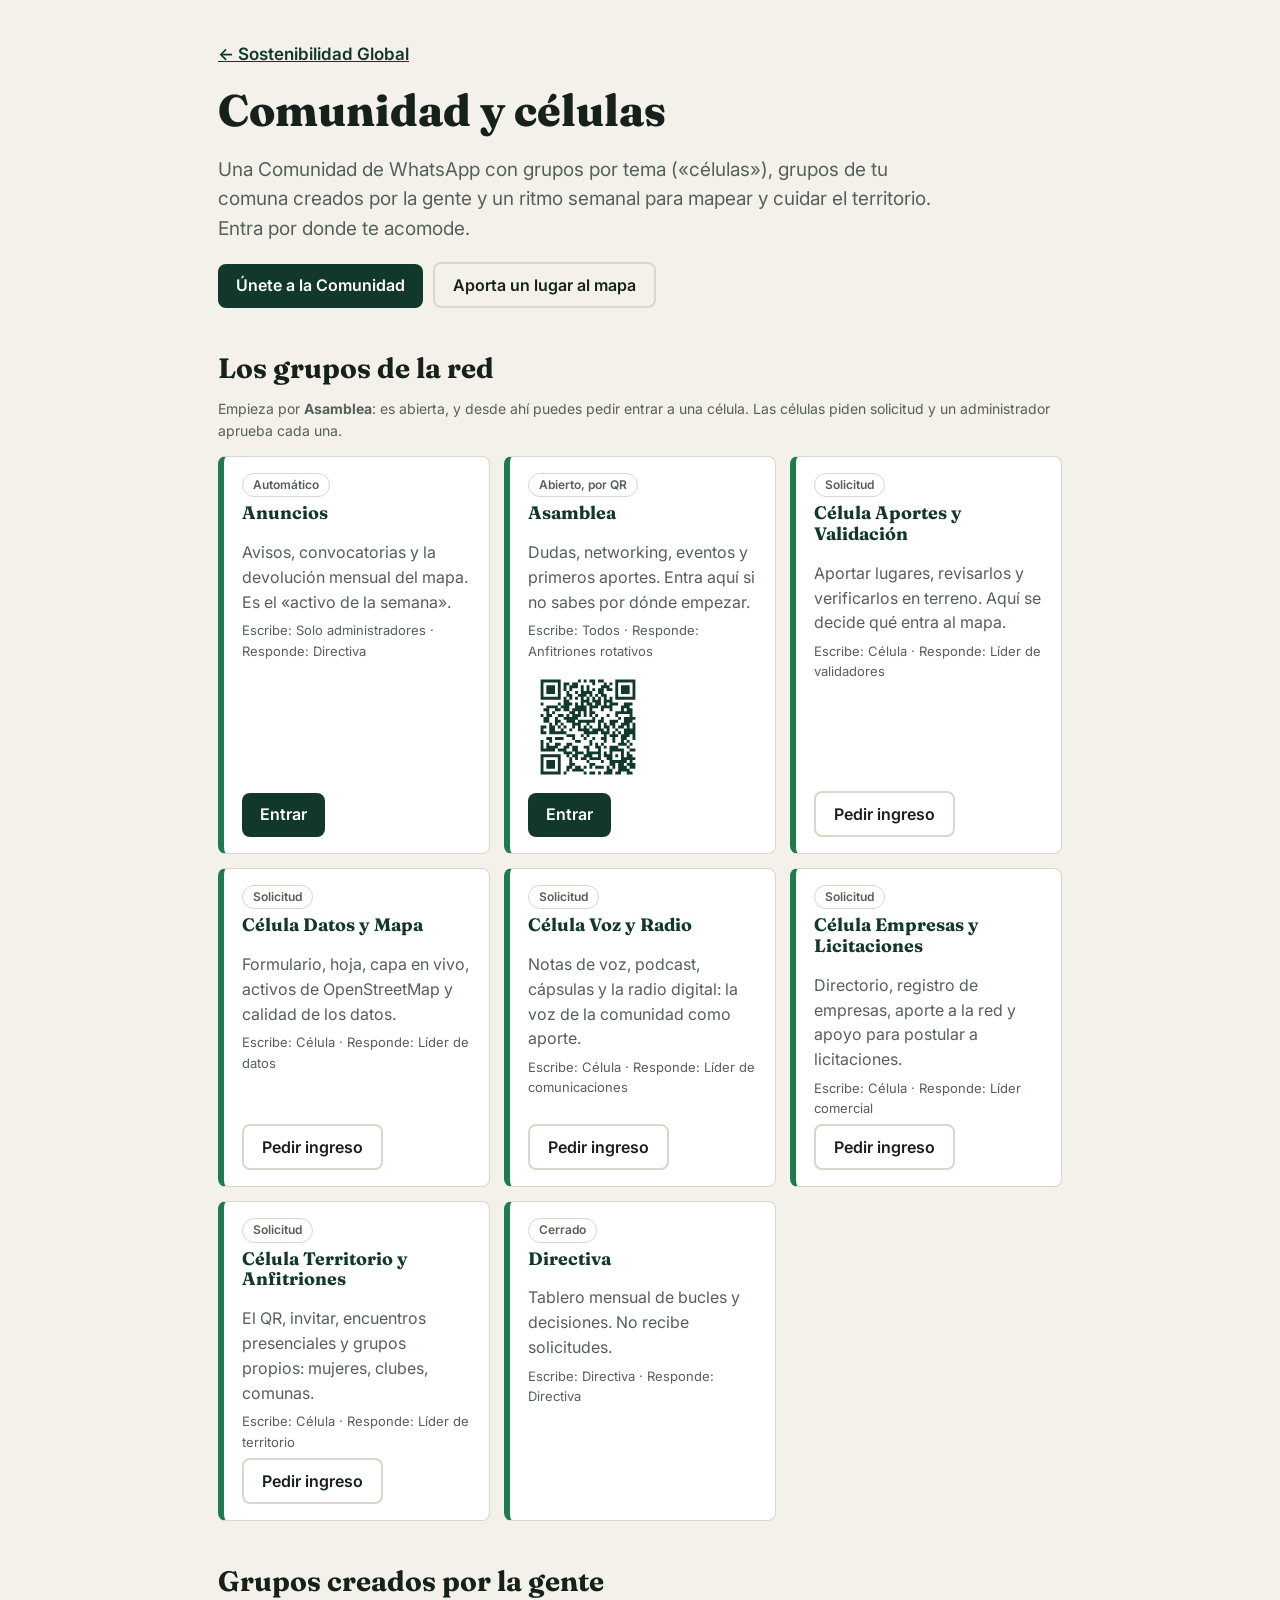
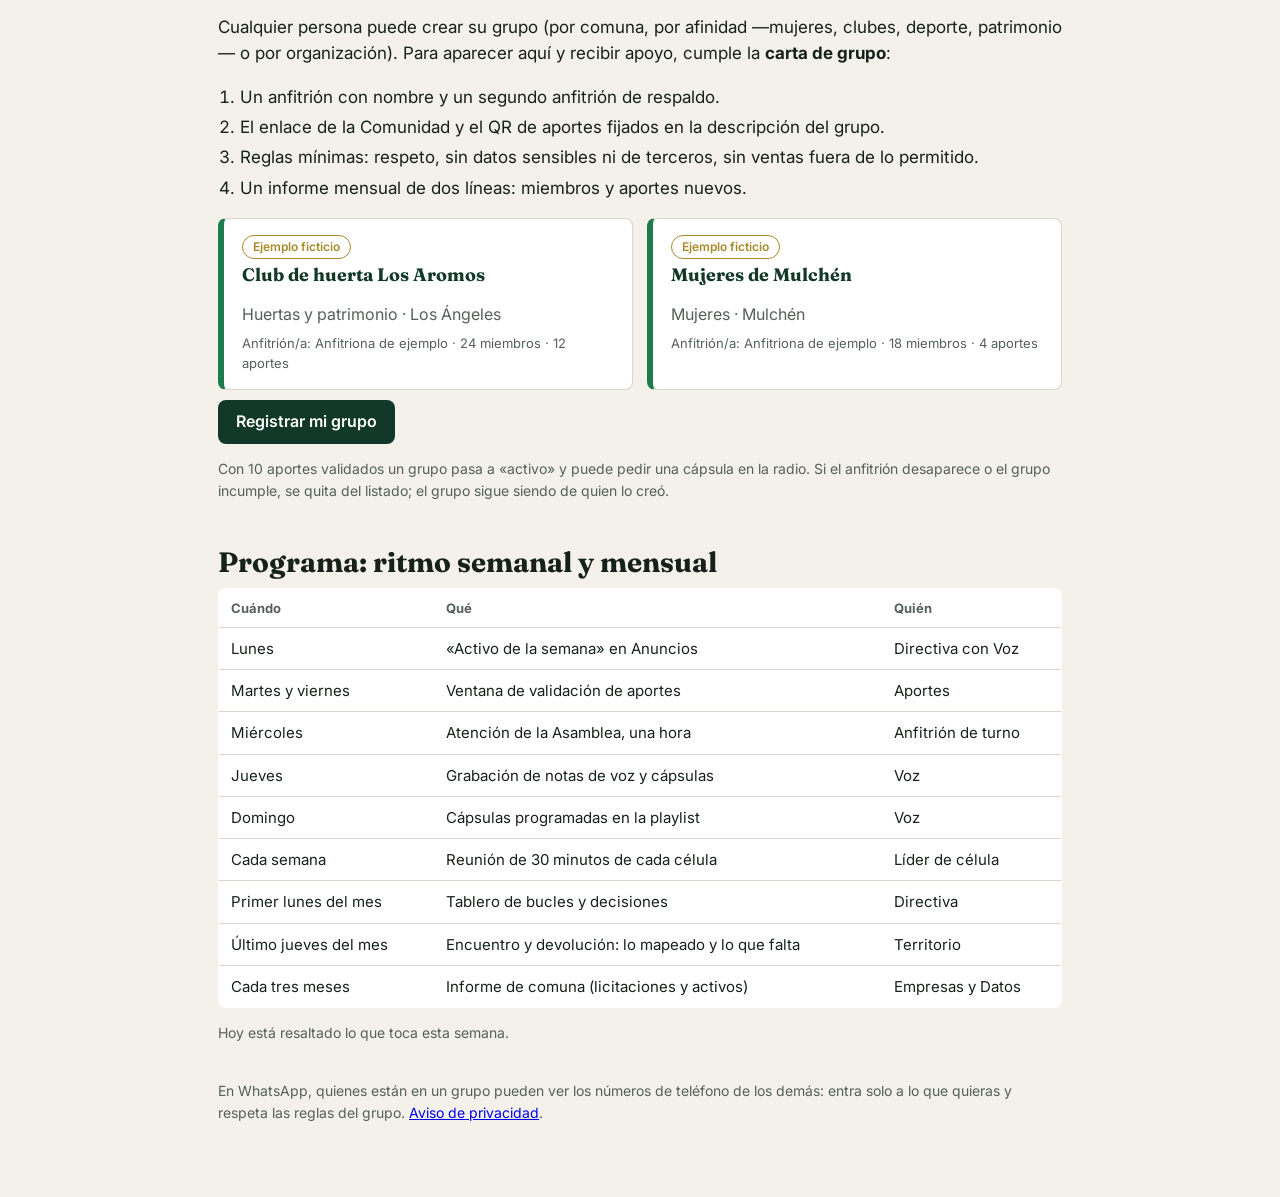
<file: comunidad/index.html>
<!doctype html>
<html lang="es">
<head>
<meta charset="utf-8">
<meta name="viewport" content="width=device-width, initial-scale=1, viewport-fit=cover">
<meta name="description" content="Súmate a la Comunidad: células por tema, grupos de tu comuna y un programa semanal para mapear y cuidar tu territorio. Sostenibilidad Global.">
<title>Comunidad y células · Sostenibilidad Global</title>
<link rel="stylesheet" href="https://fonts.googleapis.com/css2?family=Fraunces:wght@600;800&family=Inter:wght@400;600&display=swap">
<style>
:root{--bg:#f3f1ea;--tx:#17211b;--mu:#55605a;--card:#fff;--ln:#d9d6cb;--g:#1f7a4d;--ink:#12382a;--on:#fff;--am:#a98a2a}
@media (prefers-color-scheme:dark){:root:not([data-theme="light"]){--bg:#0f1713;--tx:#eef1ec;--mu:#a3b0a8;--card:#18231d;--ln:#2c3a32;--g:#4cc58a;--ink:#4cc58a;--on:#0f1713;--am:#d9b94a}}
*{box-sizing:border-box}
body{margin:0;background:var(--bg);color:var(--tx);font:17px/1.55 Inter,system-ui,sans-serif;padding-top:env(safe-area-inset-top,0px);padding-bottom:env(safe-area-inset-bottom,0px)}
.w{max-width:880px;margin:0 auto;padding:24px 18px 60px}
h1,h2,h3{font-family:Fraunces,Georgia,serif;line-height:1.15;margin:0 0 10px}
h1{font-size:clamp(28px,6vw,44px);font-weight:800}h2{font-size:clamp(22px,4vw,28px);margin-top:44px}h3{font-size:18px;color:var(--ink)}
.brand{font-weight:600;color:var(--ink);margin-bottom:18px}.brand a{color:inherit}
.lead{font-size:19px;color:var(--mu);max-width:60ch}
.grid{display:grid;grid-template-columns:repeat(auto-fit,minmax(250px,1fr));gap:14px}
.card{background:var(--card);border:1px solid var(--ln);border-left:6px solid var(--g);border-radius:8px;padding:16px 18px;display:flex;flex-direction:column;gap:6px}
.card p{margin:0;color:var(--mu);font-size:16px}
.card .meta{font-size:13px;color:var(--mu)}
.tag{display:inline-block;font-size:12px;font-weight:600;border:1px solid var(--ln);border-radius:999px;padding:2px 10px;color:var(--mu);width:fit-content}
.tag.ej{border-color:var(--am);color:var(--am)}
.btn{display:inline-block;background:var(--ink);color:var(--on);padding:11px 18px;border-radius:8px;font:600 16px Inter,system-ui,sans-serif;text-decoration:none;border:0;cursor:pointer;min-height:44px;margin-top:auto;width:fit-content}
.btn.alt{background:transparent;color:var(--tx);border:2px solid var(--ln)}
a:focus-visible,button:focus-visible{outline:3px solid var(--g);outline-offset:3px}
table{width:100%;border-collapse:collapse;background:var(--card);border:1px solid var(--ln);border-radius:8px;overflow:hidden;font-size:15px}
th,td{text-align:left;padding:9px 12px;border-bottom:1px solid var(--ln);vertical-align:top}th{font-size:13px;color:var(--mu)}
tr.hoy td{background:rgba(31,122,77,.12);font-weight:600}
.tw{overflow-x:auto}
ol.carta{padding-left:1.3em}ol.carta li{margin:4px 0}
.nota{font-size:14px;color:var(--mu)}
.cap{display:flex;gap:10px;flex-wrap:wrap;margin:10px 0 0}
</style>
</head>
<body>
<div class="w">
  <p class="brand"><a href="../">← Sostenibilidad Global</a></p>
  <h1>Comunidad y células</h1>
  <p class="lead">Una Comunidad de WhatsApp con grupos por tema («células»), grupos de tu comuna creados por la gente y un ritmo semanal para mapear y cuidar el territorio. Entra por donde te acomode.</p>
  <div class="cap"><a class="btn" id="unirse" href="#" target="_blank" rel="noopener" hidden data-ev="comunidad/principal">Únete a la Comunidad</a><a class="btn alt" href="../aporta/?o=comunidad">Aporta un lugar al mapa</a></div>

  <h2>Los grupos de la red</h2>
  <p class="nota">Empieza por <b>Asamblea</b>: es abierta, y desde ahí puedes pedir entrar a una célula. Las células piden solicitud y un administrador aprueba cada una.</p>
  <div class="grid" id="grupos"></div>

  <h2>Grupos creados por la gente</h2>
  <p>Cualquier persona puede crear su grupo (por comuna, por afinidad —mujeres, clubes, deporte, patrimonio— o por organización). Para aparecer aquí y recibir apoyo, cumple la <b>carta de grupo</b>:</p>
  <ol class="carta" id="carta"></ol>
  <div class="grid" id="red" style="margin-top:14px"></div>
  <div class="cap"><a class="btn" id="registrar" href="#" target="_blank" rel="noopener" hidden data-ev="comunidad/registrar-grupo">Registrar mi grupo</a></div>
  <p class="nota">Con <span id="umbral">10</span> aportes validados un grupo pasa a «activo» y puede pedir una cápsula en la radio. Si el anfitrión desaparece o el grupo incumple, se quita del listado; el grupo sigue siendo de quien lo creó.</p>

  <h2>Programa: ritmo semanal y mensual</h2>
  <div class="tw"><table><thead><tr><th>Cuándo</th><th>Qué</th><th>Quién</th></tr></thead><tbody id="prog"></tbody></table></div>
  <p class="nota">Hoy está resaltado lo que toca esta semana.</p>

  <p class="nota" style="margin-top:36px">En WhatsApp, quienes están en un grupo pueden ver los números de teléfono de los demás: entra solo a lo que quieras y respeta las reglas del grupo. <a href="../privacidad/">Aviso de privacidad</a>.</p>
</div>
<script src="../assets/js/comun.js"></script>
<script src="../assets/js/red.js"></script>
<script src="../assets/js/contador.js" data-config="../data/config.json" defer></script>
<script>
(async () => {
  const R = SG_RED, $ = (i) => document.getElementById(i), esc = R.esc, get = (u) => fetch(u, { cache: "no-cache" }).then((r) => r.json()).catch(() => ({}));
  const [cfg, D, G] = await Promise.all([get("../data/config.json"), get("../data/comunidad.json"), get("../data/grupos.json")]);
  const com = R.comunidadUrl(cfg), formG = (cfg.formularios || {}).grupo;
  if (com) { $("unirse").href = com; $("unirse").hidden = false; }
  if (/^https:\/\//i.test(formG || "")) { $("registrar").href = formG; $("registrar").hidden = false; }
  const unir = (g) => { const e = R.https(g.enlace) || com; return g.cerrado ? "" : e ? `<a class="btn${g.ingreso === "Solicitud" ? " alt" : ""}" href="${esc(e)}" target="_blank" rel="noopener" data-ev="comunidad/${esc(g.id)}">${g.ingreso === "Solicitud" ? "Pedir ingreso" : "Entrar"}</a>` : `<span class="tag">Se activa pronto</span>`; };
  $("grupos").innerHTML = (D.grupos || []).map((g) => `<div class="card"><span class="tag">${esc(g.ingreso)}</span><h3>${esc(g.nombre)}</h3><p>${esc(g.hace)}</p><span class="meta">Escribe: ${esc(g.escribe)} · Responde: ${esc(g.dueno)}</span>${g.qr ? `<img src="../${esc(g.qr)}" alt="Código QR del grupo ${esc(g.nombre)}" width="120" height="120" style="background:#fff;border-radius:8px;padding:4px;align-self:flex-start">` : ""}${unir(g)}</div>`).join("");
  $("carta").innerHTML = (D.carta || []).map((x) => `<li>${esc(x)}</li>`).join("");
  $("umbral").textContent = D.umbralActivo || 10;
  const gr = (G.grupos || []);
  $("red").innerHTML = gr.length ? gr.map((g) => { const e = R.https(g.enlace); return `<div class="card"><span class="tag ${g.ejemplo ? "ej" : ""}">${g.ejemplo ? "Ejemplo ficticio" : g.estado === "activo" ? "Grupo activo" : "Grupo de la red"}</span><h3>${esc(g.nombre)}</h3><p>${esc(g.afinidad)} · ${esc(g.comuna)}</p><span class="meta">Anfitrión/a: ${esc(g.anfitrion)} · ${esc(g.miembros)} miembros · ${esc(g.aportes)} aportes</span>${e ? `<a class="btn alt" href="${esc(e)}" target="_blank" rel="noopener" data-ev="comunidad/grupo">Entrar</a>` : ""}</div>`; }).join("") : '<p class="nota">Aún no hay grupos registrados. ¡Crea el primero!</p>';
  /* ¿qué toca hoy? */
  const dow = ((new Date().getDay() + 6) % 7) + 1;
  $("prog").innerHTML = (D.programa || []).map((p) => { const ds = [].concat(p.dia || []); return `<tr class="${ds.includes(dow) ? "hoy" : ""}"><td>${esc(p.cuando)}</td><td>${esc(p.que)}</td><td>${esc(p.quien)}</td></tr>`; }).join("");
})();
</script>
</body>
</html>
</file>
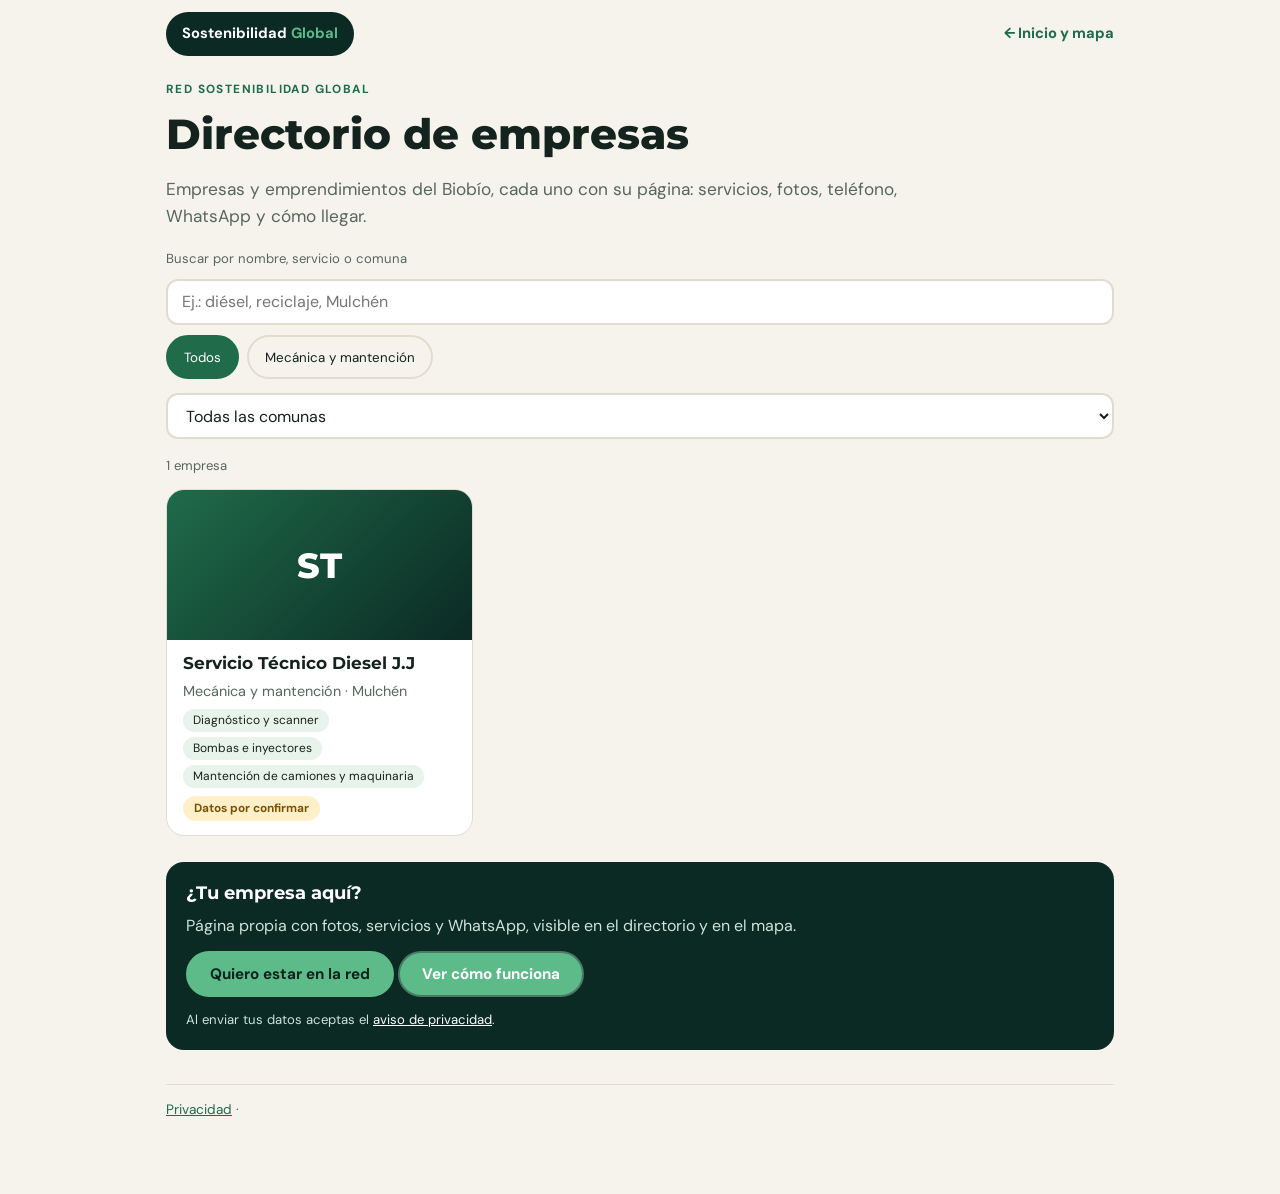
<file: directorio/index.html>
<!doctype html>
<html lang="es">
<head>
<meta charset="utf-8">
<meta name="viewport" content="width=device-width, initial-scale=1, viewport-fit=cover">
<title>Directorio de empresas del Biobío | Sostenibilidad Global</title>
<meta name="description" content="Empresas y emprendimientos de la Provincia de Biobío con página propia: busca por rubro, comuna o servicio.">
<meta property="og:title" content="Directorio de empresas del Biobío | Sostenibilidad Global">
<meta property="og:description" content="Empresas y emprendimientos de la Provincia de Biobío con página propia: busca por rubro, comuna o servicio.">
<meta property="og:type" content="website">

<link rel="icon" href="data:image/svg+xml,%3Csvg xmlns=%22http://www.w3.org/2000/svg%22 viewBox=%220 0 100 100%22%3E%3Ctext y=%22.9em%22 font-size=%2290%22%3E🌿%3C/text%3E%3C/svg%3E">
<link rel="preconnect" href="https://fonts.googleapis.com">
<link rel="stylesheet" href="https://fonts.googleapis.com/css2?family=DM+Sans:wght@400;500;700&family=Montserrat:wght@600;700;800&display=swap">

<link rel="stylesheet" href="../assets/css/ficha.css">
</head>
<body>
<!-- generado por tools/generar.py: no editar a mano, se regenera -->
<header class="top"><a class="brand" href="../">Sostenibilidad <b>Global</b></a><a href="../">← Inicio y mapa</a></header>
<main class="w" id="dir">
<p class="ey">Red Sostenibilidad Global</p>
<h1>Directorio de empresas</h1>
<p class="lead">Empresas y emprendimientos del Biobío, cada uno con su página: servicios, fotos, teléfono, WhatsApp y cómo llegar.</p>
<div class="fl">
<label class="nota" for="q">Buscar por nombre, servicio o comuna</label>
<input id="q" type="search" placeholder="Ej.: diésel, reciclaje, Mulchén" autocomplete="off">
<div class="chips" id="rb" role="group" aria-label="Filtrar por rubro"><button type="button" data-r="" aria-pressed="true">Todos</button><button type="button" data-r="mecanica" aria-pressed="false">Mecánica y mantención</button></div>
<select id="co" aria-label="Filtrar por comuna"><option value="">Todas las comunas</option><option>Mulchén</option></select>
</div>
<p class="nota" id="dcount" aria-live="polite"></p>
<div class="grid"><a class="emp" data-ev="ficha/diesel-jj/directorio" href="../empresas/diesel-jj/" data-rubro="mecanica" data-comuna="Mulchén" data-texto="Servicio Técnico Diesel J.J Motores y maquinaria diésel Mecánica y mantención Mulchén Taller especializado en motores diésel para camiones, maquinaria agrícola y forestal. Diagnóstico, reparación y atención en terreno en Mulchén y alrededores. Diagnóstico y scanner Bombas e inyectores Mantención de camiones y maquinaria Servicio en terreno Residuos del taller"><div class="ph" aria-hidden="true">ST</div><div class="b"><h3>Servicio Técnico Diesel J.J</h3><p>Mecánica y mantención · Mulchén</p><div class="tags"><span>Diagnóstico y scanner</span><span>Bombas e inyectores</span><span>Mantención de camiones y maquinaria</span></div><div><span class="bd pr">Datos por confirmar</span></div></div></a></div>
<div class="vacio" id="vacio" hidden>No encontramos empresas con ese filtro. Prueba con otra palabra o quita un filtro.</div>
<section class="unete"><h2>¿Tu empresa aquí?</h2><p>Página propia con fotos, servicios y WhatsApp, visible en el directorio y en el mapa.</p>
<a class="btn" data-ev="wa/sitio/directorio" href="https://wa.me/56985947020?text=Hola%2C%20quiero%20que%20mi%20empresa%20aparezca%20en%20el%20directorio%20de%20Sostenibilidad%20Global.%0A%0A%28Origen%3A%20directorio%29" target="_blank" rel="noopener">Quiero estar en la red</a> <a class="btn alt" style="color:#fff;border-color:#4a7a66" href="../index.html#empresas">Ver cómo funciona</a>
<p class="nota" style="color:#cfe3d8;margin:12px 0 0">Al enviar tus datos aceptas el <a style="color:#fff" href="../privacidad/">aviso de privacidad</a>.</p></section>
<p class="foot"><a href="../privacidad/">Privacidad</a> · <small id="visitas" class="vis" hidden></small></p>
</main>
<script src="../assets/js/comun.js"></script>
<script src="../assets/js/ficha.js"></script>
<script src="../assets/js/contador.js" data-config="../data/config.json" defer></script>
</body>
</html>
</file>
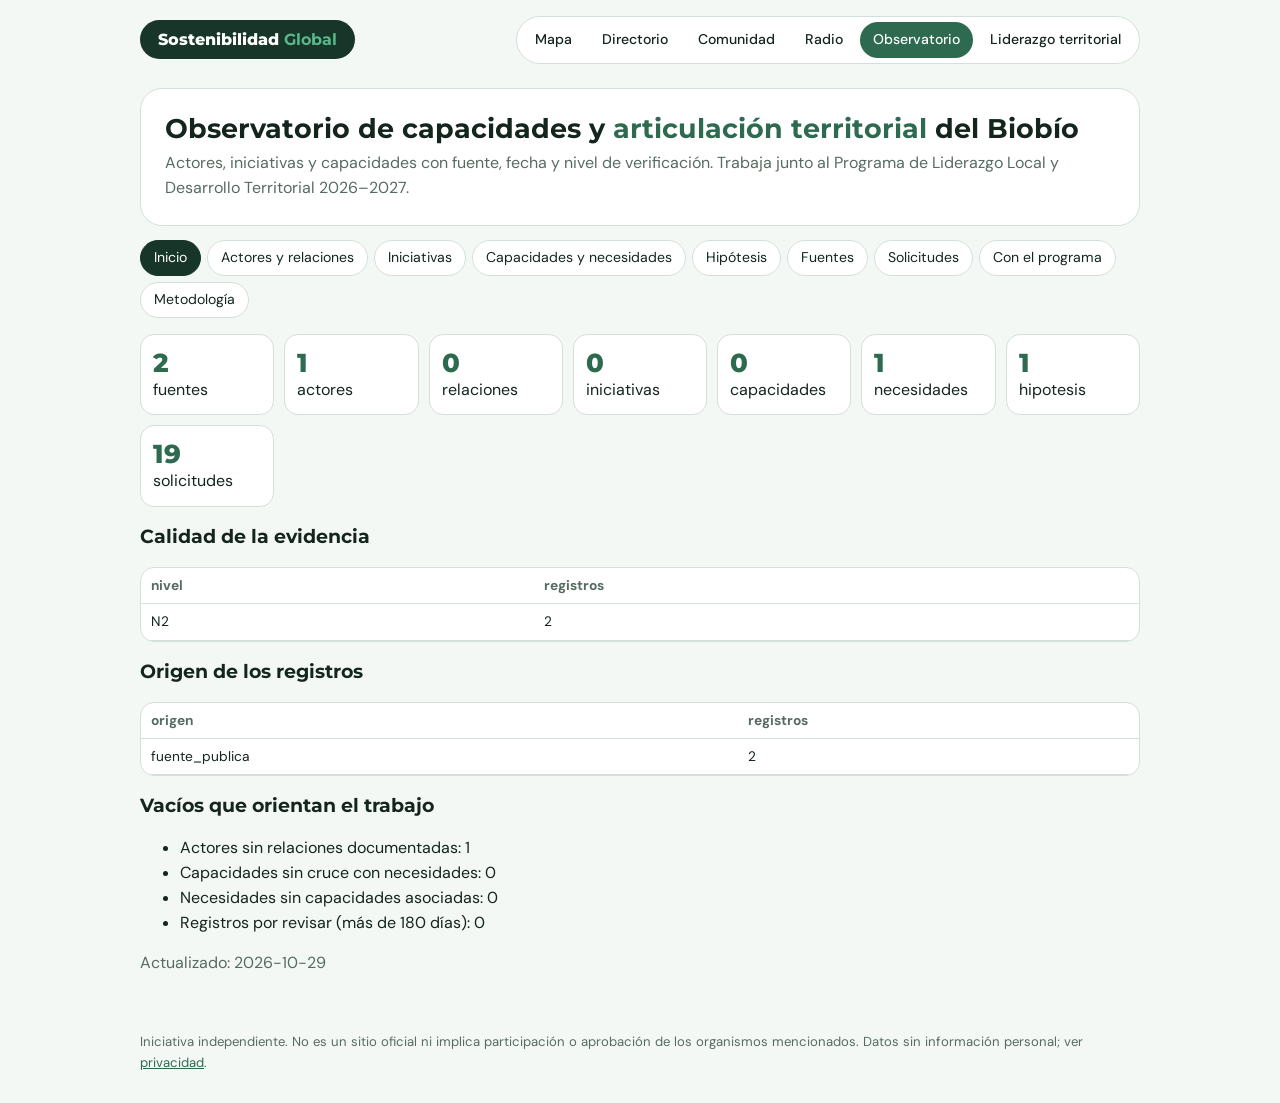
<file: observatorio/index.html>
<!doctype html>
<html lang="es"><head><meta charset="utf-8">
<meta name="viewport" content="width=device-width, initial-scale=1, viewport-fit=cover">
<title>Observatorio Biobío | Sostenibilidad Global</title>
<meta name="description" content="Observatorio de capacidades y articulación territorial del Biobío: actores, iniciativas y capacidades con fuente, fecha y nivel de verificación.">
<link href="https://fonts.googleapis.com/css2?family=DM+Sans:wght@400;500;700&family=Montserrat:wght@700;800&display=swap" rel="stylesheet">
<style>
:root{--dk:#173528;--g:#2d6a4f;--lg:#58b88a;--bg:#f4f8f5;--fg:#14251d;--mut:#586b62;--bd:#d4e0d9;--cd:#fff}
@media(prefers-color-scheme:dark){:root{--bg:#0f1b16;--fg:#e3eee8;--mut:#9db1a7;--bd:#2a3b33;--cd:#16261f}}
*{box-sizing:border-box}body{margin:0;font:16px/1.55 "DM Sans",system-ui,sans-serif;background:var(--bg);color:var(--fg);padding-top:env(safe-area-inset-top,0)}
h1,h2,h3{font-family:Montserrat,system-ui,sans-serif;line-height:1.2}
.top{display:flex;flex-wrap:wrap;gap:10px;justify-content:space-between;align-items:center;max-width:1040px;margin:auto;padding:16px 20px}
.logo{background:var(--dk);color:#fff;font:800 1rem Montserrat,sans-serif;padding:10px 18px;border-radius:30px;text-decoration:none}.logo b{color:var(--lg)}
.menu{display:flex;flex-wrap:wrap;gap:4px;background:var(--cd);border:1px solid var(--bd);border-radius:30px;padding:5px}
.menu a{padding:7px 13px;border-radius:20px;text-decoration:none;color:var(--fg);font-size:.88rem;font-weight:500}.menu a.on{background:var(--g);color:#fff}
.hero{max-width:1040px;margin:8px auto;padding:0 20px}.hero div{background:var(--cd);border:1px solid var(--bd);border-radius:22px;padding:24px}
.hero h1{margin:0 0 6px;font-size:1.7rem}.hero h1 span{color:var(--g)}.hero p{margin:0;color:var(--mut)}
.tabs{display:flex;flex-wrap:wrap;gap:6px;max-width:1040px;margin:14px auto 0;padding:0 20px}
.tabs a{padding:6px 13px;border:1px solid var(--bd);border-radius:20px;text-decoration:none;color:var(--fg);font-size:.88rem;background:var(--cd)}.tabs a.on{background:var(--dk);color:#fff;border-color:var(--dk)}
main{max-width:1040px;margin:auto;padding:16px 20px 40px}
.cards{display:grid;grid-template-columns:repeat(auto-fit,minmax(130px,1fr));gap:10px}
.card{background:var(--cd);border:1px solid var(--bd);border-radius:14px;padding:12px}.card b{font:800 1.6rem Montserrat,sans-serif;color:var(--g);display:block}
.tw{overflow-x:auto;background:var(--cd);border:1px solid var(--bd);border-radius:14px}table{border-collapse:collapse;width:100%;font-size:.86rem}
th,td{border-bottom:1px solid var(--bd);padding:7px 10px;text-align:left;vertical-align:top}th{color:var(--mut);font-weight:700}
.n{font-size:.75rem;padding:1px 8px;border-radius:10px;background:var(--g);color:#fff}
.aviso{background:var(--cd);border-left:4px solid var(--lg);border-radius:8px;padding:10px 14px;margin:14px 0;font-size:.9rem}
svg text{fill:var(--fg);font-size:10px}a{color:var(--g)}footer{max-width:1040px;margin:auto;padding:0 20px 30px;color:var(--mut);font-size:.82rem}
</style></head><body>
<div class="top"><a class="logo" href="../">Sostenibilidad <b>Global</b></a>
<nav class="menu"><a href="../">Mapa</a><a href="../directorio/">Directorio</a><a href="../comunidad/">Comunidad</a><a href="../radio/">Radio</a><a class="on" href="./">Observatorio</a><a href="https://cyberzone8.github.io/liderazgo-territorial/programa-liderazgo.html">Liderazgo territorial</a></nav></div>
<section class="hero"><div><h1>Observatorio de capacidades y <span>articulación territorial</span> del Biobío</h1>
<p>Actores, iniciativas y capacidades con fuente, fecha y nivel de verificación. Trabaja junto al Programa de Liderazgo Local y Desarrollo Territorial 2026–2027.</p></div></section>
<nav class="tabs" id="tabs"></nav><main id="app"></main>
<footer>Iniciativa independiente. No es un sitio oficial ni implica participación o aprobación de los organismos mencionados. Datos sin información personal; ver <a href="../privacidad/">privacidad</a>.</footer>
<script>
const SEC={inicio:"Inicio",actores:"Actores y relaciones",iniciativas:"Iniciativas",cap:"Capacidades y necesidades",hipotesis:"Hipótesis",fuentes:"Fuentes",solicitudes:"Solicitudes",programa:"Con el programa",metodo:"Metodología"};
const esc=s=>String(s??"").replace(/[&<>"]/g,c=>({"&":"&amp;","<":"&lt;",">":"&gt;",'"':"&quot;"}[c]));
const get=async f=>{try{const r=await fetch("publicado/"+f+".json");return r.ok?await r.json():[]}catch{return[]}};
let ESQ={niveles:{},tablas:{}};const vista=t=>(ESQ.tablas[t]||{}).vista;
const lvl=n=>n?`<span class="n">${esc(n)}</span>`:"";
function tabla(rows,cols,map={}){if(!rows.length)return'<p class="aviso">Aún no hay registros publicados.</p>';cols=cols||Object.keys(rows[0]);
 return`<div class="tw"><table><tr>${cols.map(c=>`<th>${c}</th>`).join("")}</tr>${rows.map(r=>`<tr>${cols.map(c=>`<td>${c==="nivel_verificacion"?lvl(r[c]):esc(map[c]?map[c](r[c]):r[c])}</td>`).join("")}</tr>`).join("")}</table></div>`}
function grafo(G){if(!G.nodos.length)return"";const W=520,c=W/2,rad=c-70,n=G.nodos.length,p={};
 G.nodos.forEach((x,i)=>{const a=2*Math.PI*i/n;p[x.id]=[c+rad*Math.cos(a),c+rad*Math.sin(a)]});
 const L=G.aristas.filter(e=>p[e.de]&&p[e.a]).map(e=>`<line x1="${p[e.de][0]}" y1="${p[e.de][1]}" x2="${p[e.a][0]}" y2="${p[e.a][1]}" stroke="#2d6a4f" stroke-opacity=".55" ${["N0","N1"].includes(e.nivel)?'stroke-dasharray="4"':""}/>`).join("");
 const N=G.nodos.map(x=>`<circle cx="${p[x.id][0]}" cy="${p[x.id][1]}" r="6" fill="#58b88a"/><text x="${p[x.id][0]+8}" y="${p[x.id][1]+3}">${esc(x.nombre)}</text>`).join("");
 return`<svg viewBox="0 0 ${W} ${W}" width="100%" role="img" aria-label="Mapa de relaciones documentadas">${L}${N}</svg><p class="aviso">Línea punteada: verificación baja (N0–N1). Que falte una línea no demuestra que no exista la relación.</p>`}
const PROG=[["Fase 1 · Módulo 1","Línea base normativa y protocolo de datos personales","Metodología y reglas de publicación","—"],["Fase 1 · Módulo 2","Mapeo de capacidades productivas y perfil de resiliencia y transformabilidad por comuna","Capacidades, necesidades, perfil_rt y cluster de actores","programa_liderazgo"],["Fase 2 · Módulo 6","Datos abiertos y acceso a la información (Ley 20.285)","Fuentes e iniciativas","fuente_publica"],["Fase 3 · Módulos 8 y 9","Alianzas y encadenamientos productivos","Relaciones e hipótesis validadas","programa_liderazgo"],["Fase 4 · Módulos 10 a 12","Medición antes/después, hoja de ruta 2050 y red que opera como observatorio","Nivel N3, métricas y continuidad","programa_liderazgo"]];
const V={
async inicio(){const m=await fetch("publicado/metricas.json").then(r=>r.json()).catch(()=>null);if(!m)return'<p class="aviso">Sin datos aún. Se generan con observatorio/tools/construir.py.</p>';const t=m.totales;
 return`<div class="cards">${Object.keys(t).map(k=>`<div class="card"><b>${t[k]}</b>${k}</div>`).join("")}</div>
 <h3>Calidad de la evidencia</h3>${tabla(Object.entries(m.por_nivel).map(([nivel,registros])=>({nivel,registros})),["nivel","registros"])}
 <h3>Origen de los registros</h3>${tabla(Object.entries(m.por_origen||{}).map(([origen,registros])=>({origen,registros})),["origen","registros"])}
 <h3>Vacíos que orientan el trabajo</h3><ul><li>Actores sin relaciones documentadas: ${m.actores_sin_relaciones.length}</li><li>Capacidades sin cruce con necesidades: ${m.capacidades_sin_cruce.length}</li><li>Necesidades sin capacidades asociadas: ${m.necesidades_sin_cruce.length}</li><li>Registros por revisar (más de 180 días): ${m.registros_por_revisar_180d.length}</li></ul><p style="color:var(--mut)">Actualizado: ${esc(m.generado)}</p>`},
async actores(){const A=await get("actores"),R=await get("relaciones"),G=await fetch("publicado/grafo.json").then(r=>r.json()).catch(()=>({nodos:[],aristas:[]}));const nm=Object.fromEntries(A.map(a=>[a.id,a.nombre]));
 return`<h2>Mapa de relaciones documentadas</h2>${grafo(G)}<h3>Actores</h3>${tabla(A,vista("actores"))}<h3>Relaciones</h3>${tabla(R,vista("relaciones"),{origen_id:x=>nm[x]||x,destino_id:x=>nm[x]||x})}`},
async iniciativas(){return`<h2>Registro de iniciativas</h2>`+tabla(await get("iniciativas"),vista("iniciativas"))},
async cap(){return`<h2>Capacidades</h2>`+tabla(await get("capacidades"),vista("capacidades"))+`<h2>Necesidades documentadas</h2>`+tabla(await get("necesidades"),vista("necesidades"))},
async hipotesis(){return`<h2>Hipótesis y validaciones</h2><p class="aviso">Son preguntas por contrastar, no afirmaciones ni acusaciones.</p>`+tabla(await get("hipotesis"),vista("hipotesis"))},
async fuentes(){return`<h2>Registro de fuentes</h2>`+tabla(await get("fuentes"),vista("fuentes"))},
async solicitudes(){return`<h2>Solicitudes de acceso a la información</h2><p class="aviso">Los plazos marcados como estimados cuentan 20 días hábiles desde el ingreso (15 para amparo desde la respuesta) y deben confirmarse con el acuse de cada organismo.</p>`+tabla(await get("solicitudes"),vista("solicitudes"))},
async programa(){return`<h2>Cómo se conecta con el Programa de Liderazgo</h2><p>El programa dura 14 meses (noviembre 2026 a diciembre 2027) y en su cierre la red opera como observatorio territorial. Este sitio es ese instrumento: lo que el programa levanta entra aquí con su origen y su nivel de verificación.</p>${tabla(PROG.map(r=>({"momento del programa":r[0],"qué produce":r[1],"dónde queda aquí":r[2],origen:r[3]})),["momento del programa","qué produce","dónde queda aquí","origen"])}<p><a href="https://cyberzone8.github.io/liderazgo-territorial/programa-liderazgo.html">Ver el programa completo</a></p>`},
async metodo(){return`<h2>Metodología abierta</h2><ul>${Object.entries(ESQ.niveles).map(([k,v])=>`<li><b>${esc(k)}</b> ${esc(v)}.</li>`).join("")}</ul><p><b>Origen:</b> fuente pública, programa de liderazgo, aporte comunitario o mapa OSM. Un aporte comunitario parte en N0 y sube con corroboración. <b>Esfera:</b> tecnósfera, psicósfera o mixta, como en el programa. No se publican datos personales. Detalle en la carpeta <code>observatorio/docs/</code> del repositorio.</p>`}};
async function go(){if(!ESQ.niveles.N0)ESQ=await fetch("publicado/esquema.json").then(r=>r.json()).catch(()=>ESQ);const h=(location.hash||"#inicio").slice(1),k=SEC[h]?h:"inicio";document.getElementById("tabs").innerHTML=Object.entries(SEC).map(([i,n])=>`<a href="#${i}" class="${i===k?"on":""}">${n}</a>`).join("");document.getElementById("app").innerHTML=await V[k]()}
addEventListener("hashchange",go);go();
</script></body></html>
</file>
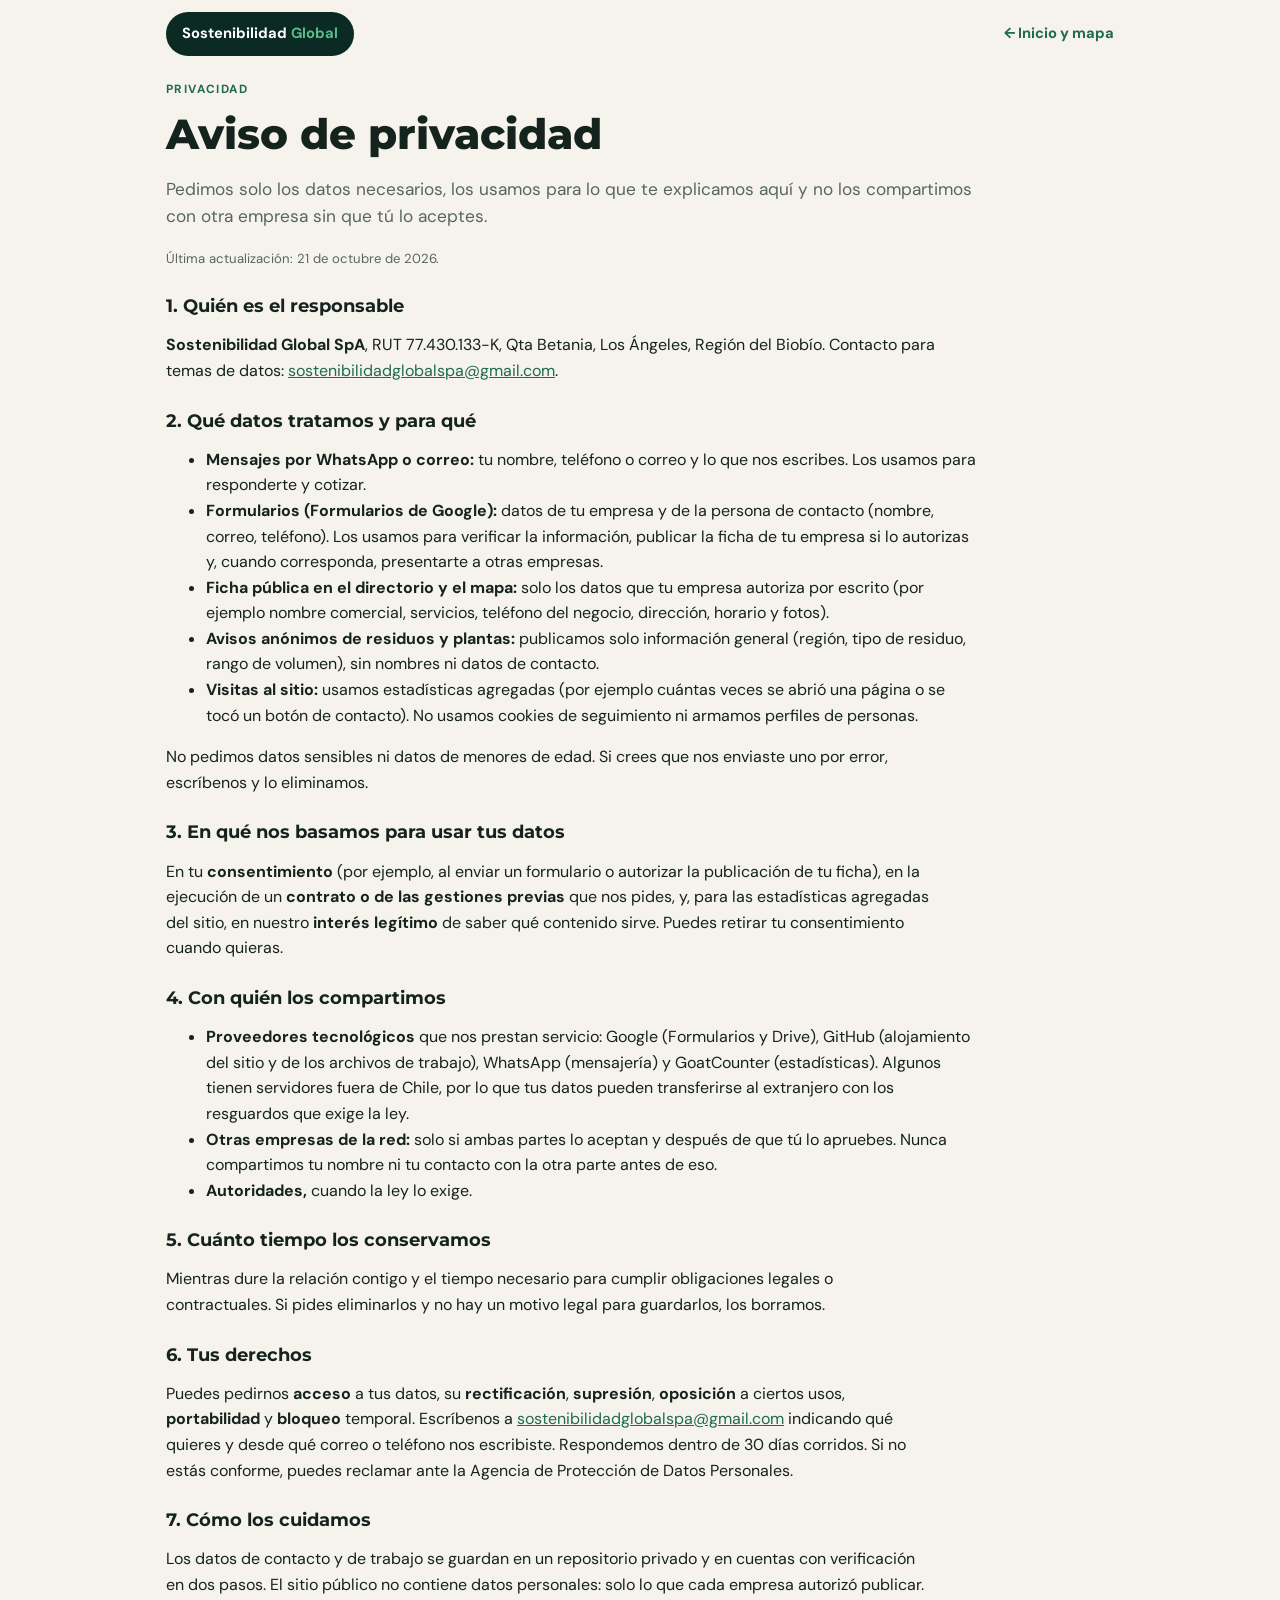
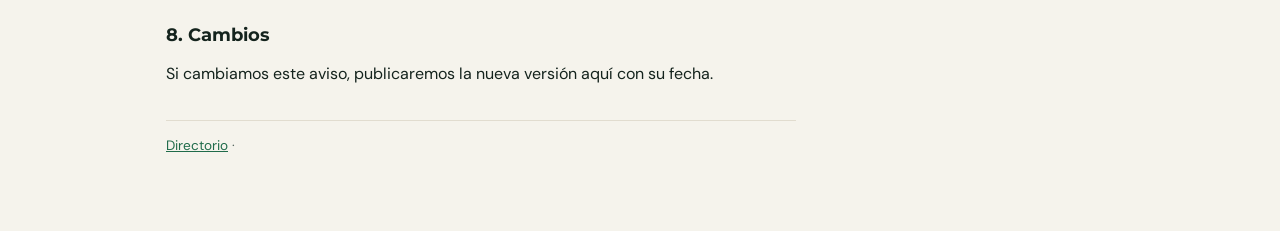
<file: privacidad/index.html>
<!doctype html>
<html lang="es">
<head>
<meta charset="utf-8">
<meta name="viewport" content="width=device-width, initial-scale=1, viewport-fit=cover">
<title>Aviso de privacidad | Sostenibilidad Global</title>
<meta name="description" content="Qué datos personales trata Sostenibilidad Global SpA, para qué, con quién los comparte y cómo ejercer tus derechos.">
<link rel="icon" href="data:image/svg+xml,%3Csvg xmlns=%22http://www.w3.org/2000/svg%22 viewBox=%220 0 100 100%22%3E%3Ctext y=%22.9em%22 font-size=%2290%22%3E🌿%3C/text%3E%3C/svg%3E">
<link rel="preconnect" href="https://fonts.googleapis.com">
<link rel="stylesheet" href="https://fonts.googleapis.com/css2?family=DM+Sans:wght@400;500;700&family=Montserrat:wght@600;700;800&display=swap">
<link rel="stylesheet" href="../assets/css/ficha.css">
<style>.w p,.w li{max-width:70ch}.w h2{margin-top:26px}</style>
</head>
<body>
<!-- BORRADOR PARA REVISIÓN LEGAL: este texto es una base de trabajo y no reemplaza la asesoría de un abogado.
     Antes de publicarlo: completar los plazos de conservación, confirmar los proveedores realmente usados
     y validarlo frente a la Ley 21.719 (vigencia legal actual: 1 de diciembre de 2026, con un proyecto de postergación en trámite). -->
<header class="top"><a class="brand" href="../">Sostenibilidad <b>Global</b></a><a href="../">← Inicio y mapa</a></header>
<main class="w">
<p class="ey">Privacidad</p>
<h1>Aviso de privacidad</h1>
<p class="lead">Pedimos solo los datos necesarios, los usamos para lo que te explicamos aquí y no los compartimos con otra empresa sin que tú lo aceptes.</p>
<p class="nota">Última actualización: 21 de octubre de 2026.</p>

<h2>1. Quién es el responsable</h2>
<p><b>Sostenibilidad Global SpA</b>, RUT 77.430.133-K, Qta Betania, Los Ángeles, Región del Biobío. Contacto para temas de datos: <a href="mailto:sostenibilidadglobalspa@gmail.com">sostenibilidadglobalspa@gmail.com</a>.</p>

<h2>2. Qué datos tratamos y para qué</h2>
<ul>
<li><b>Mensajes por WhatsApp o correo:</b> tu nombre, teléfono o correo y lo que nos escribes. Los usamos para responderte y cotizar.</li>
<li><b>Formularios (Formularios de Google):</b> datos de tu empresa y de la persona de contacto (nombre, correo, teléfono). Los usamos para verificar la información, publicar la ficha de tu empresa si lo autorizas y, cuando corresponda, presentarte a otras empresas.</li>
<li><b>Ficha pública en el directorio y el mapa:</b> solo los datos que tu empresa autoriza por escrito (por ejemplo nombre comercial, servicios, teléfono del negocio, dirección, horario y fotos).</li>
<li><b>Avisos anónimos de residuos y plantas:</b> publicamos solo información general (región, tipo de residuo, rango de volumen), sin nombres ni datos de contacto.</li>
<li><b>Visitas al sitio:</b> usamos estadísticas agregadas (por ejemplo cuántas veces se abrió una página o se tocó un botón de contacto). No usamos cookies de seguimiento ni armamos perfiles de personas.</li>
</ul>
<p>No pedimos datos sensibles ni datos de menores de edad. Si crees que nos enviaste uno por error, escríbenos y lo eliminamos.</p>

<h2>3. En qué nos basamos para usar tus datos</h2>
<p>En tu <b>consentimiento</b> (por ejemplo, al enviar un formulario o autorizar la publicación de tu ficha), en la ejecución de un <b>contrato o de las gestiones previas</b> que nos pides, y, para las estadísticas agregadas del sitio, en nuestro <b>interés legítimo</b> de saber qué contenido sirve. Puedes retirar tu consentimiento cuando quieras.</p>

<h2>4. Con quién los compartimos</h2>
<ul>
<li><b>Proveedores tecnológicos</b> que nos prestan servicio: Google (Formularios y Drive), GitHub (alojamiento del sitio y de los archivos de trabajo), WhatsApp (mensajería) y GoatCounter (estadísticas). Algunos tienen servidores fuera de Chile, por lo que tus datos pueden transferirse al extranjero con los resguardos que exige la ley.</li>
<li><b>Otras empresas de la red:</b> solo si ambas partes lo aceptan y después de que tú lo apruebes. Nunca compartimos tu nombre ni tu contacto con la otra parte antes de eso.</li>
<li><b>Autoridades,</b> cuando la ley lo exige.</li>
</ul>

<h2>5. Cuánto tiempo los conservamos</h2>
<p>Mientras dure la relación contigo y el tiempo necesario para cumplir obligaciones legales o contractuales. Si pides eliminarlos y no hay un motivo legal para guardarlos, los borramos. <!-- COMPLETAR: plazo concreto de conservación de formularios y contactos. --></p>

<h2>6. Tus derechos</h2>
<p>Puedes pedirnos <b>acceso</b> a tus datos, su <b>rectificación</b>, <b>supresión</b>, <b>oposición</b> a ciertos usos, <b>portabilidad</b> y <b>bloqueo</b> temporal. Escríbenos a <a href="mailto:sostenibilidadglobalspa@gmail.com">sostenibilidadglobalspa@gmail.com</a> indicando qué quieres y desde qué correo o teléfono nos escribiste. Respondemos dentro de 30 días corridos. Si no estás conforme, puedes reclamar ante la Agencia de Protección de Datos Personales.</p>

<h2>7. Cómo los cuidamos</h2>
<p>Los datos de contacto y de trabajo se guardan en un repositorio privado y en cuentas con verificación en dos pasos. El sitio público no contiene datos personales: solo lo que cada empresa autorizó publicar.</p>

<h2>8. Cambios</h2>
<p>Si cambiamos este aviso, publicaremos la nueva versión aquí con su fecha.</p>
<p class="foot"><a href="../directorio/">Directorio</a> · <small id="visitas" class="vis" hidden></small></p>
</main>
<script src="../assets/js/comun.js"></script>
<script src="../assets/js/contador.js" data-config="../data/config.json" data-show="visitas" defer></script>
</body>
</html>
</file>
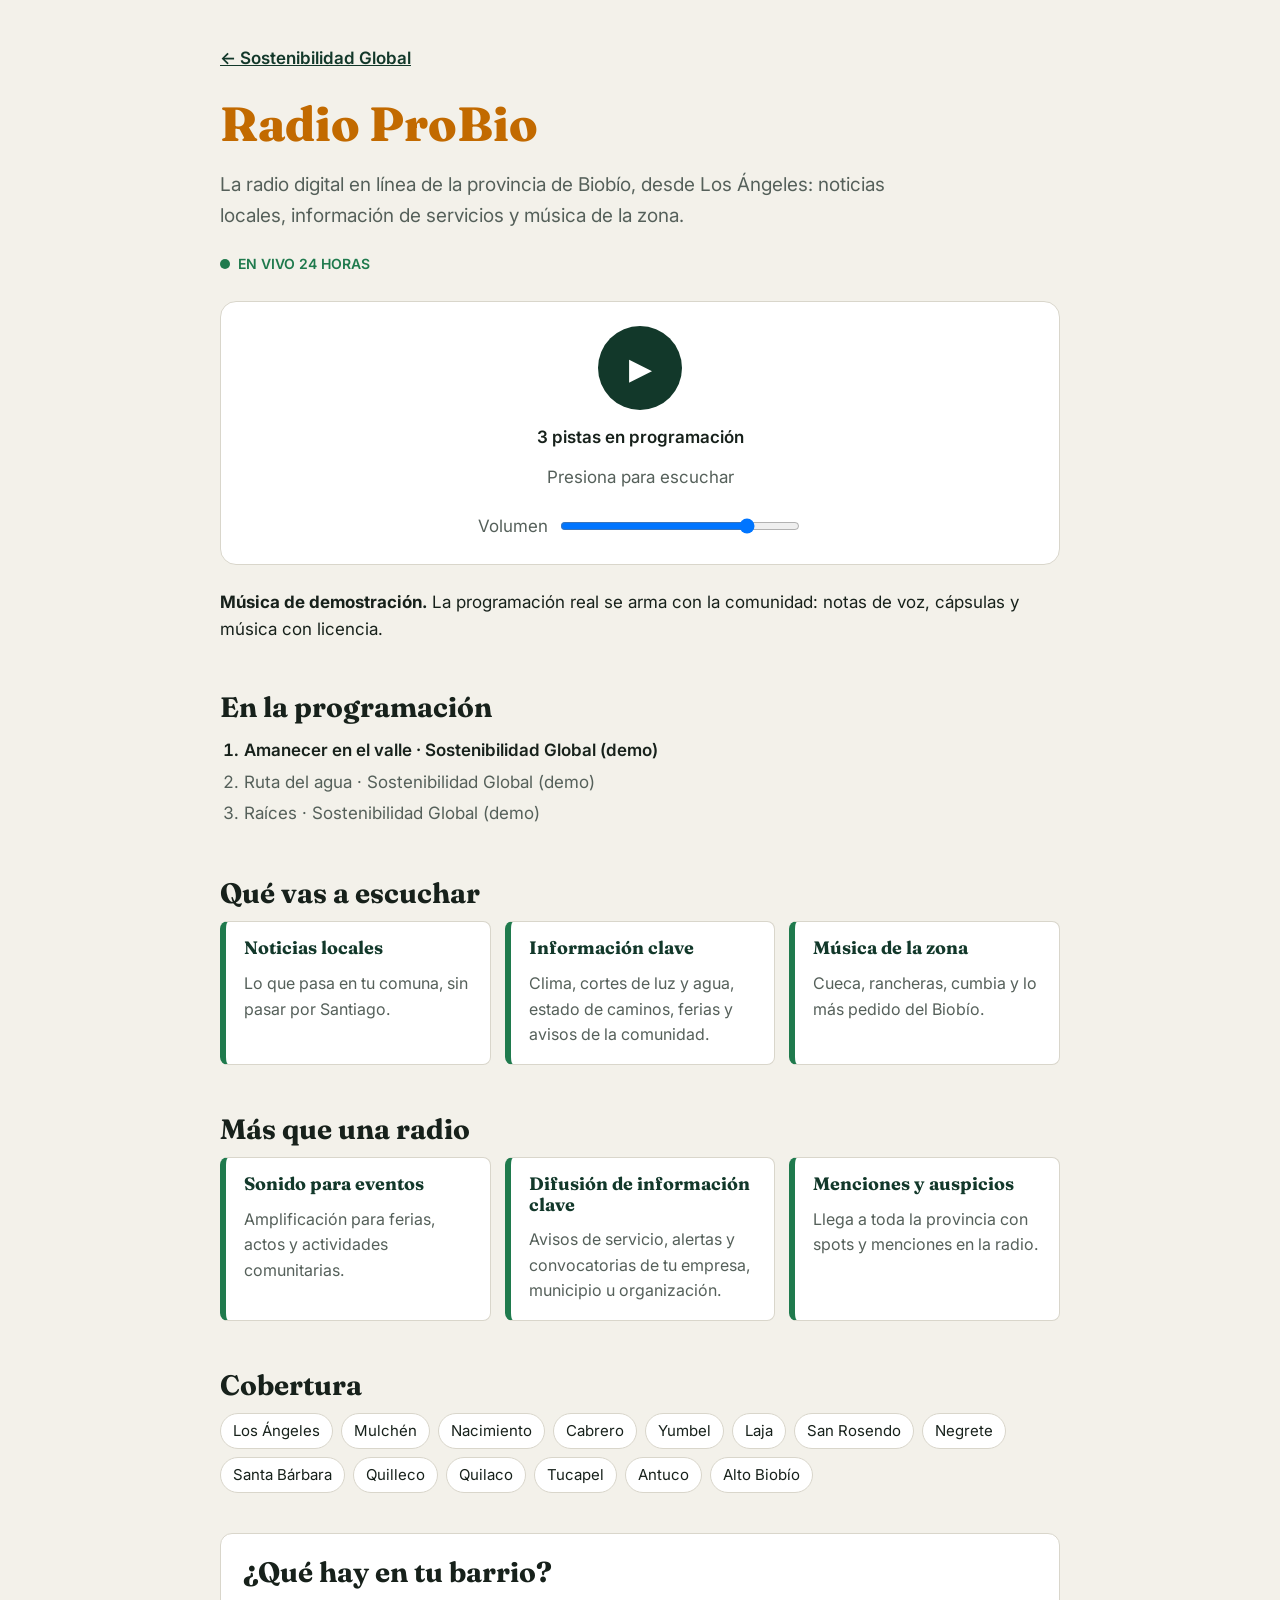
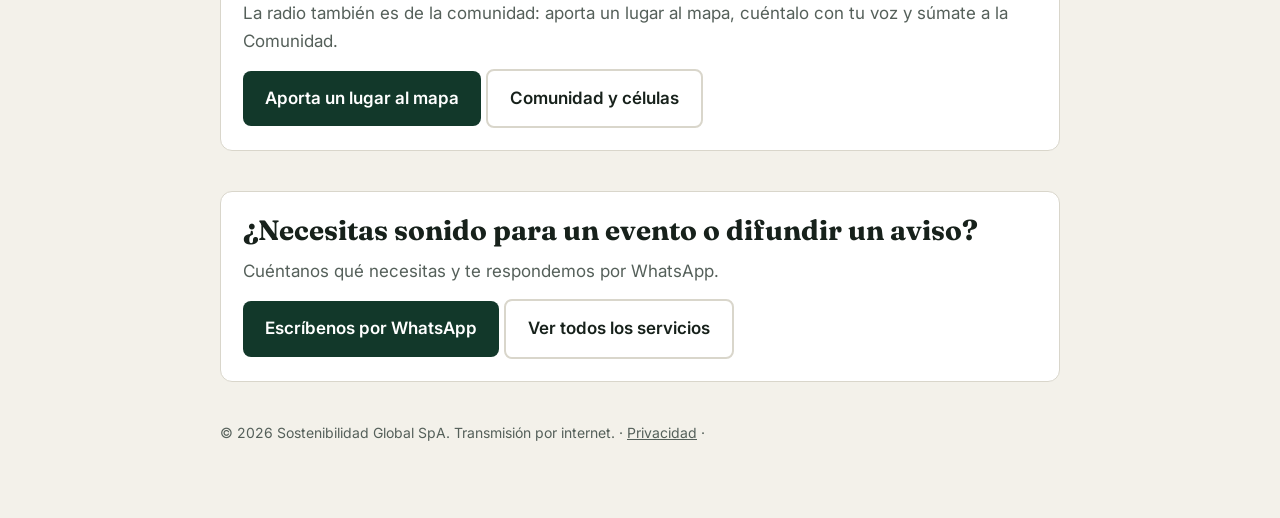
<file: radio/index.html>
<!doctype html>
<html lang="es">
<head>
<meta charset="utf-8">
<meta name="viewport" content="width=device-width, initial-scale=1, viewport-fit=cover">
<meta name="description" content="Radio ProBio: radio digital en línea de la provincia de Biobío, con sonido para eventos y difusión de información clave. Sostenibilidad Global.">
<title>Radio ProBio · Sostenibilidad Global</title>
<link rel="stylesheet" href="https://fonts.googleapis.com/css2?family=Fraunces:wght@600;800&family=Inter:wght@400;600&display=swap">
<style>
:root{--bg:#f3f1ea;--tx:#17211b;--mu:#55605a;--card:#fff;--ln:#d9d6cb;--g:#1f7a4d;--ink:#12382a;--on:#fff;--ac:#c26a00}
@media (prefers-color-scheme:dark){:root:not([data-theme="light"]){--bg:#0f1713;--tx:#eef1ec;--mu:#a3b0a8;--card:#18231d;--ln:#2c3a32;--g:#4cc58a;--ink:#4cc58a;--on:#0f1713;--ac:#f0a43a}}
:root[data-theme="dark"]{--bg:#0f1713;--tx:#eef1ec;--mu:#a3b0a8;--card:#18231d;--ln:#2c3a32;--g:#4cc58a;--ink:#4cc58a;--on:#0f1713;--ac:#f0a43a}
*{box-sizing:border-box}
:root{padding-top:env(safe-area-inset-top,0px);padding-bottom:env(safe-area-inset-bottom,0px)}
body{margin:0;background:var(--bg);color:var(--tx);font:17px/1.6 Inter,system-ui,sans-serif}
.w{max-width:880px;margin:0 auto;padding:28px 20px 60px}
h1,h2,h3{font-family:Fraunces,Georgia,serif;line-height:1.15;margin:0 0 12px}
h1{font-size:clamp(30px,6vw,48px);font-weight:800}
h1 span{color:var(--ac)}
h2{font-size:clamp(22px,4vw,28px);margin-top:48px}
h3{font-size:18px;color:var(--ink)}
.lead{font-size:19px;color:var(--mu);max-width:60ch}
.brand{font-weight:600;color:var(--ink);margin-bottom:24px}
.brand a{color:inherit}
.live{display:inline-flex;align-items:center;gap:8px;font-size:14px;color:var(--g);font-weight:600}
.dot{width:10px;height:10px;border-radius:50%;background:var(--g);animation:p 1.6s infinite}
@keyframes p{0%,100%{opacity:1}50%{opacity:.3}}
@media (prefers-reduced-motion:reduce){.dot{animation:none}}
.player{background:var(--card);border:1px solid var(--ln);border-radius:16px;padding:24px;margin:24px 0;text-align:center}
#playBtn{width:84px;height:84px;border-radius:50%;border:0;background:var(--ink);color:var(--on);font-size:30px;cursor:pointer}
button:focus-visible,a:focus-visible,input:focus-visible{outline:3px solid var(--g);outline-offset:3px}
.status{margin-top:12px;color:var(--mu);min-height:1.5em}
.now{margin-top:14px;font-weight:600}
.trans{display:flex;justify-content:center;gap:10px;margin-top:10px}
.tb{border:2px solid var(--ln);background:transparent;color:var(--tx);border-radius:10px;min-width:48px;min-height:44px;font-size:18px;cursor:pointer}
.prog{margin:0;padding-left:1.4em;color:var(--mu)}
.prog li{padding:2px 0}
.prog li.on{color:var(--tx);font-weight:600}
.vol{margin-top:12px;display:flex;align-items:center;justify-content:center;gap:10px;color:var(--mu)}
.vol input{width:min(240px,60%)}
.grid{display:grid;grid-template-columns:repeat(auto-fit,minmax(210px,1fr));gap:14px}
.card{background:var(--card);border:1px solid var(--ln);border-left:6px solid var(--g);border-radius:8px;padding:16px 18px}
.card p{margin:0;font-size:16px;color:var(--mu)}
.comunas{display:flex;flex-wrap:wrap;gap:8px}
.comunas span{background:var(--card);border:1px solid var(--ln);padding:5px 12px;border-radius:999px;font-size:15px}
.btn{display:inline-block;background:var(--ink);color:var(--on);padding:14px 22px;border-radius:8px;font-weight:600;text-decoration:none;font-size:17px}
.btn.alt{background:transparent;color:var(--tx);border:2px solid var(--ln)}
.cta{background:var(--card);border:1px solid var(--ln);border-radius:12px;padding:22px;margin:40px 0 0}
.cta p{margin:0 0 14px;color:var(--mu)}
.foot{color:var(--mu);font-size:14px;margin-top:40px}
.foot a{color:inherit}
</style>
</head>
<body>
<div class="w">
  <p class="brand"><a href="../">← Sostenibilidad Global</a></p>
  <h1><span id="nombre">Radio ProBio</span></h1>
  <p class="lead">La radio digital en línea de la provincia de Biobío, desde Los Ángeles: noticias locales, información de servicios y música de la zona.</p>
  <div class="live"><span class="dot"></span> EN VIVO 24 HORAS</div>

  <section class="player" aria-label="Reproductor">
    <button id="playBtn" type="button" aria-label="Reproducir radio">&#9654;</button>
    <div class="now" id="now" aria-live="polite"></div>
    <p id="acc" class="nota" hidden></p>
    <div class="status" id="status" role="status">Presiona para escuchar</div>
    <div class="trans"><button type="button" id="prev" class="tb" aria-label="Pista anterior" hidden>&#9198;</button><button type="button" id="next" class="tb" aria-label="Pista siguiente" hidden>&#9197;</button></div>
    <div class="vol"><label for="vol">Volumen</label><input id="vol" type="range" min="0" max="1" step="0.05" value="0.8"></div>
  </section>

  <p id="demoN" class="nota" hidden><b>Música de demostración.</b> La programación real se arma con la comunidad: notas de voz, cápsulas y música con licencia.</p>

  <section id="progBox" hidden><h2>En la programación</h2><ol class="prog" id="prog"></ol></section>

  <h2>Qué vas a escuchar</h2>
  <div class="grid">
    <div class="card"><h3>Noticias locales</h3><p>Lo que pasa en tu comuna, sin pasar por Santiago.</p></div>
    <div class="card"><h3>Información clave</h3><p>Clima, cortes de luz y agua, estado de caminos, ferias y avisos de la comunidad.</p></div>
    <div class="card"><h3>Música de la zona</h3><p>Cueca, rancheras, cumbia y lo más pedido del Biobío.</p></div>
  </div>

  <h2>Más que una radio</h2>
  <div class="grid">
    <div class="card"><h3>Sonido para eventos</h3><p>Amplificación para ferias, actos y actividades comunitarias.</p></div>
    <div class="card"><h3>Difusión de información clave</h3><p>Avisos de servicio, alertas y convocatorias de tu empresa, municipio u organización.</p></div>
    <div class="card"><h3>Menciones y auspicios</h3><p>Llega a toda la provincia con spots y menciones en la radio.</p></div>
  </div>

  <h2>Cobertura</h2>
  <div class="comunas">
    <span>Los Ángeles</span><span>Mulchén</span><span>Nacimiento</span><span>Cabrero</span>
    <span>Yumbel</span><span>Laja</span><span>San Rosendo</span><span>Negrete</span>
    <span>Santa Bárbara</span><span>Quilleco</span><span>Quilaco</span><span>Tucapel</span>
    <span>Antuco</span><span>Alto Biobío</span>
  </div>

  <section class="cta" style="margin-bottom:0">
    <h2 style="margin-top:0">¿Qué hay en tu barrio?</h2>
    <p>La radio también es de la comunidad: aporta un lugar al mapa, cuéntalo con tu voz y súmate a la Comunidad.</p>
    <a class="btn" href="../aporta/?o=radio" data-ev="aporta/desde-radio">Aporta un lugar al mapa</a>
    <a class="btn alt" href="../comunidad/?o=radio">Comunidad y células</a>
  </section>
  <section class="cta">
    <h2 style="margin-top:0">¿Necesitas sonido para un evento o difundir un aviso?</h2>
    <p>Cuéntanos qué necesitas y te respondemos por WhatsApp.</p>
    <a class="btn" id="wsp" href="#" target="_blank" rel="noopener">Escríbenos por WhatsApp</a>
    <a class="btn alt" href="../">Ver todos los servicios</a>
  </section>

  <p class="foot">&copy; <span id="year"></span> <span id="empresa">Sostenibilidad Global SpA</span>. Transmisión por internet. · <a href="../privacidad/">Privacidad</a> · <small id="visitas" hidden></small></p>
</div>

<script src="../assets/js/radio-core.js"></script>
<script>
  // Nombre y streaming: data/config.json → radio. Música: data/playlist.json (MP3 en audio/).
  const WHATSAPP = "56985947020";        // mismo número del sitio (data/config.json)
  const $ = (id) => document.getElementById(id);
  const esc = (t) => String(t == null ? "" : t).replace(/[&<>"]/g, (c) => ({ "&": "&amp;", "<": "&lt;", ">": "&gt;", '"': "&quot;" }[c]));
  const btn = $("playBtn"), status = $("status"), now = $("now");
  $("year").textContent = new Date().getFullYear();
  const ico = (on) => { btn.innerHTML = on ? "&#10074;&#10074;" : "&#9654;"; btn.setAttribute("aria-label", on ? "Pausar radio" : "Reproducir radio"); };
  function pintarProg(R) { $("prog").innerHTML = R.pistas.map((p, i) => `<li class="${i === R.idx ? "on" : ""}">${esc(p.titulo + (p.autor ? " · " + p.autor : ""))}</li>`).join(""); }
  const R = SG_RADIO.crear({
    base: "../",
    on: {
      state: ico, status: (m) => { status.textContent = m; },
      track: (p, nombre) => { now.textContent = "Suena: " + nombre; pintarProg(R); const e = p.enlace && /^(\.\.\/)?[a-z0-9\/?=&._-]+$/i.test(p.enlace) && !/^(https?:|\/\/|javascript)/i.test(p.enlace) ? p.enlace : ""; $("acc").hidden = !e; if (e) $("acc").innerHTML = '<a class="btn" href="../' + esc(e) + '">' + esc(p.accion || "Participa") + '</a>'; },
      listo: (r) => {
        $("nombre").textContent = r.nombre; document.title = r.nombre + " · Sostenibilidad Global";
        $("wsp").href = "https://wa.me/" + WHATSAPP + "?text=" + encodeURIComponent("Hola, quiero consultar por sonido para eventos / difusión en " + r.nombre + ". Origen: página radio");
        if (r.demo) { $("demoN").hidden = false; }
        if (r.modo === "lista") { $("progBox").hidden = false; pintarProg(r); now.textContent = r.pistas.length + (r.pistas.length === 1 ? " pista" : " pistas") + " en programación"; if (!r.sync) { $("prev").hidden = false; $("next").hidden = false; } }
      }
    }
  });
  btn.addEventListener("click", () => R.toggle());
  $("prev").addEventListener("click", () => R.prev());
  $("next").addEventListener("click", () => R.next());
  $("vol").addEventListener("input", (e) => R.volumen(parseFloat(e.target.value)));
  R.volumen(parseFloat($("vol").value));
</script>
<script src="../assets/js/contador.js" data-config="../data/config.json" data-show="visitas" defer></script>
</body>
</html>
</file>
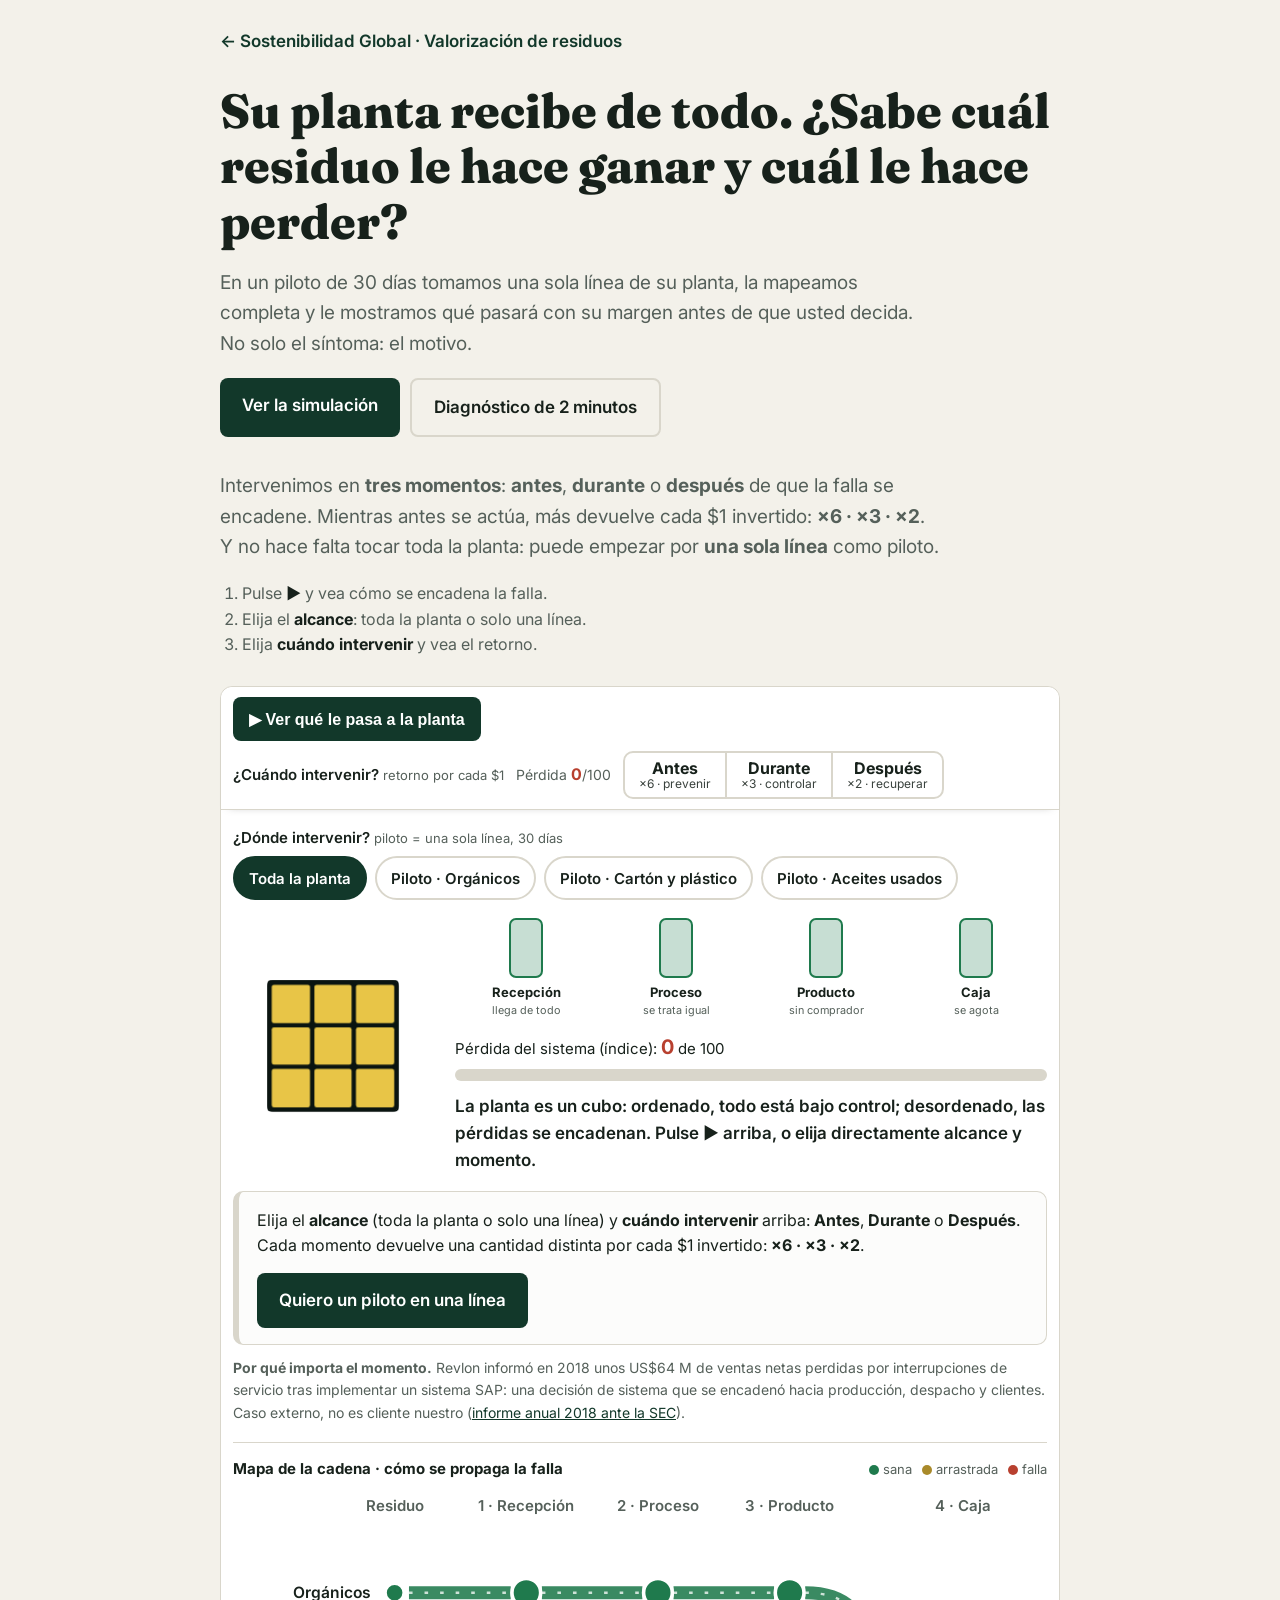
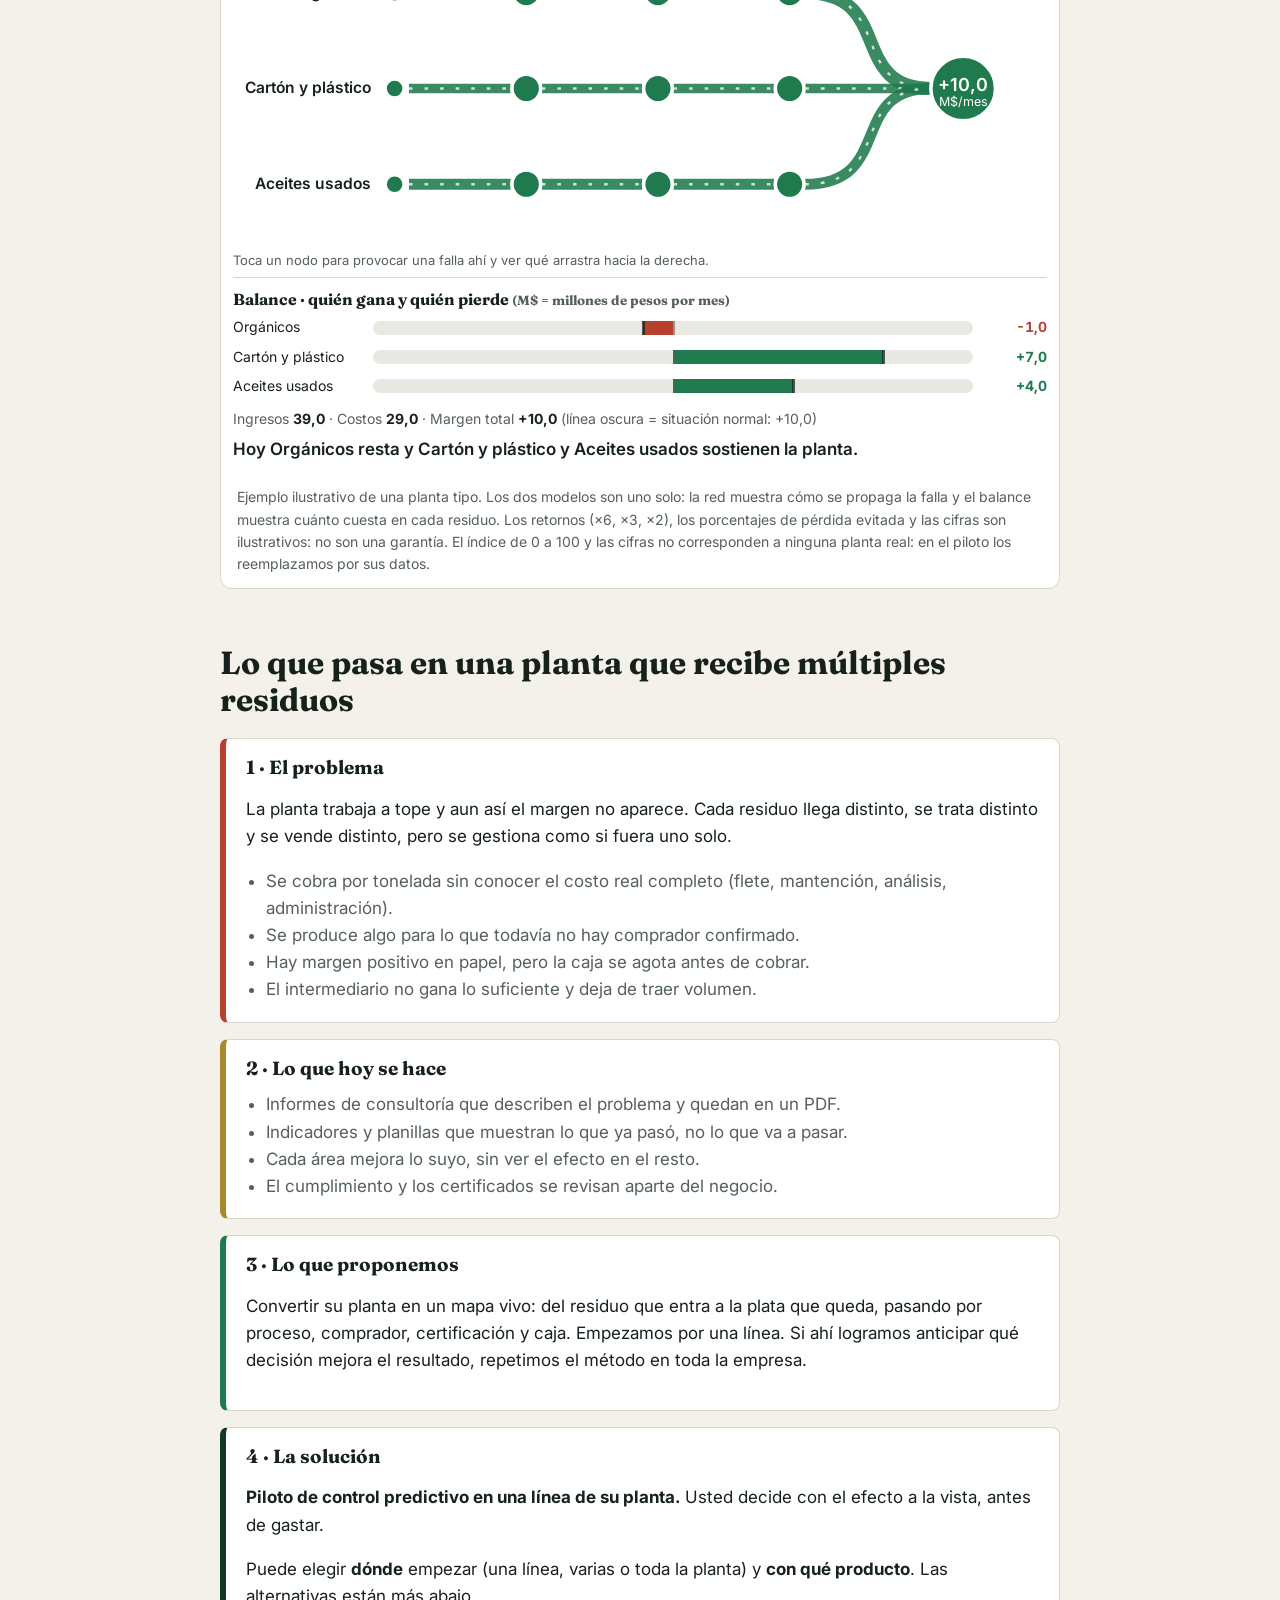
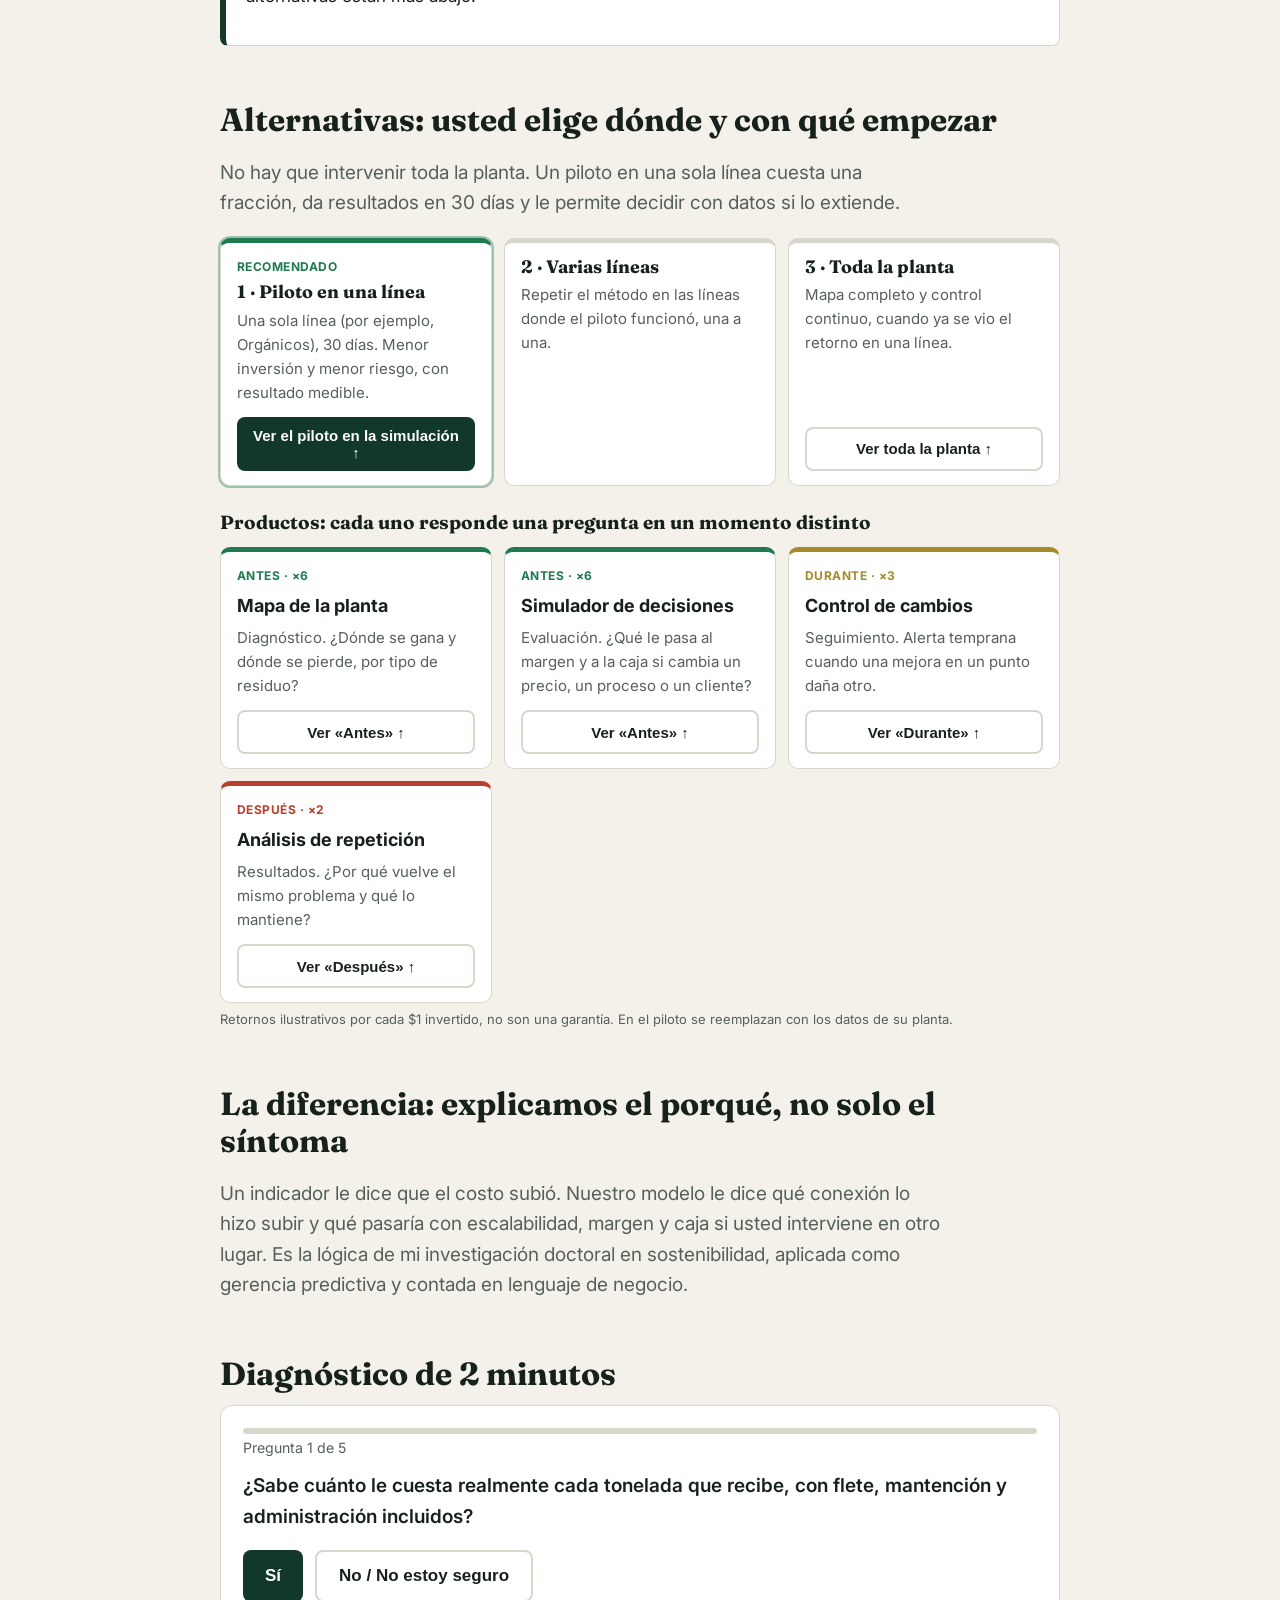
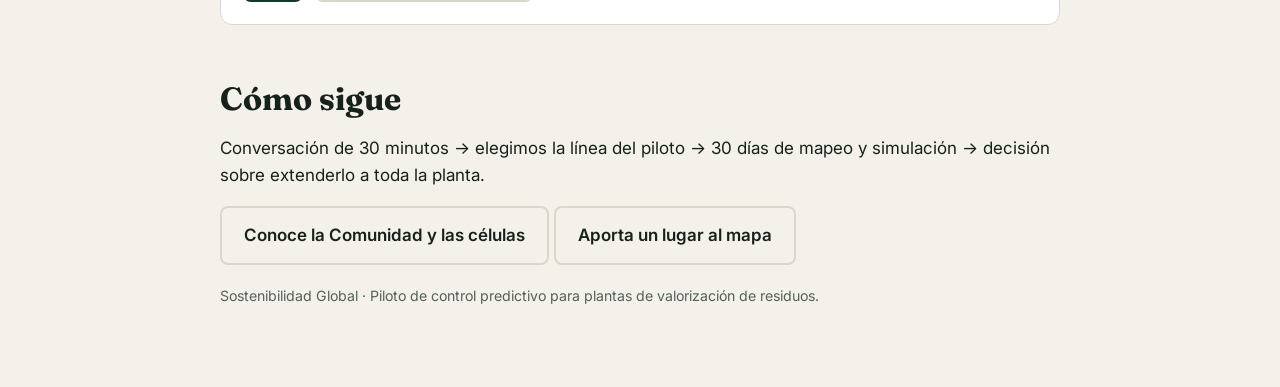
<file: valorizacion/index.html>
<!doctype html>
<html lang="es">
<head>
<meta charset="utf-8">
<meta name="viewport" content="width=device-width, initial-scale=1, viewport-fit=cover">
<meta name="description" content="Piloto de control predictivo para plantas de valorización de residuos: mapa de pérdidas y ganancias por residuo."><title>Sostenibilidad Global · Piloto predictivo para plantas de valorización</title>
<link rel="stylesheet" href="https://fonts.googleapis.com/css2?family=Fraunces:wght@600;800&family=Inter:wght@400;600&display=swap">
<style>
:root{--bg:#f3f1ea;--tx:#17211b;--mu:#55605a;--card:#fff;--ln:#d9d6cb;--g:#1f7a4d;--r:#b8402f;--ink:#12382a;--on:#fff;--am:#a98a2a}
@media (prefers-color-scheme:dark){:root:not([data-theme="light"]){--bg:#0f1713;--tx:#eef1ec;--mu:#a3b0a8;--card:#18231d;--ln:#2c3a32;--g:#4cc58a;--r:#ef7b6a;--ink:#4cc58a;--on:#0f1713;--am:#d9b94a}}
:root[data-theme="dark"]{--bg:#0f1713;--tx:#eef1ec;--mu:#a3b0a8;--card:#18231d;--ln:#2c3a32;--g:#4cc58a;--r:#ef7b6a;--ink:#4cc58a;--on:#0f1713;--am:#d9b94a}
*{box-sizing:border-box}
:root{padding-top:env(safe-area-inset-top,0px);padding-bottom:env(safe-area-inset-bottom,0px)}
html{scroll-padding-top:env(safe-area-inset-top,0px)}
body{margin:0;background:var(--bg);color:var(--tx);font:17px/1.6 Inter,system-ui,sans-serif}
.w{max-width:880px;margin:0 auto;padding:28px 20px 60px}
h1,h2,h3{font-family:Fraunces,Georgia,serif;line-height:1.15;margin:0 0 12px}
h1{font-size:clamp(30px,6vw,48px);font-weight:800}
h2{font-size:clamp(24px,4vw,32px);margin-top:56px}
h3{font-size:19px}
.lead{font-size:19px;color:var(--mu);max-width:60ch}
.brand{font-weight:600;color:var(--ink);margin-bottom:28px}
.btn{display:inline-block;background:var(--ink);color:var(--on);padding:14px 22px;border-radius:8px;font-weight:600;text-decoration:none;border:0;font-size:17px;cursor:pointer}
.btn.alt{background:transparent;color:var(--tx);border:2px solid var(--ln)}
.btn:focus-visible,button:focus-visible{outline:3px solid var(--g);outline-offset:3px}
.fig{background:var(--card);border:1px solid var(--ln);border-radius:12px;padding:12px;margin:28px 0;overflow-x:auto}
.fig svg{width:100%;min-width:560px;height:auto;display:block}
.cap{font-size:14px;color:var(--mu);margin:6px 4px 0}
.steps{display:grid;gap:16px;margin-top:20px}
.step{background:var(--card);border:1px solid var(--ln);border-left:6px solid var(--ln);border-radius:8px;padding:18px 20px}
.step.p{border-left-color:var(--r)}.step.h{border-left-color:#a98a2a}.step.q{border-left-color:var(--g)}.step.s{border-left-color:var(--ink)}
.step ul{margin:8px 0 0;padding-left:20px;color:var(--mu)}
.prod{display:grid;gap:12px;grid-template-columns:repeat(auto-fit,minmax(230px,1fr));margin-top:14px}
.prod div{background:var(--card);border:1px solid var(--ln);border-radius:8px;padding:14px}
.prod b{display:block;color:var(--ink)}
.q-box{background:var(--card);border:1px solid var(--ln);border-radius:12px;padding:22px}
.q-box p.q{font-weight:600;font-size:19px;margin:10px 0 18px}
.q-box .row{display:flex;gap:12px;flex-wrap:wrap}
.bar{height:6px;background:var(--ln);border-radius:3px;overflow:hidden}.bar i{display:block;height:100%;background:var(--g);width:0;transition:width .3s}
.res{display:none}.res.on{display:block}
small{color:var(--mu)}
@media (prefers-reduced-motion:reduce){.bar i{transition:none}}
.lab-row{display:grid;grid-template-columns:200px 1fr;gap:22px;align-items:center}
@media(max-width:600px){.lab-row{grid-template-columns:1fr}}
.cubebox{height:190px;display:grid;place-items:center;perspective:700px}
.cube{--s:120px;position:relative;width:var(--s);height:var(--s);transform-style:preserve-3d;animation:spin 14s linear infinite}
@keyframes spin{from{transform:rotateX(-24deg) rotateY(0)}to{transform:rotateX(-24deg) rotateY(360deg)}}
.face{position:absolute;inset:0;display:grid;grid:repeat(3,1fr)/repeat(3,1fr);gap:4px;padding:4px;background:#0a1410;border-radius:5px;transition:transform .9s}
.face:nth-child(1){transform:translateZ(60px) rotate(var(--tw,0deg))}.face:nth-child(2){transform:rotateY(90deg) translateZ(60px) rotate(var(--tw,0deg))}
.face:nth-child(3){transform:rotateY(180deg) translateZ(60px) rotate(var(--tw,0deg))}.face:nth-child(4){transform:rotateY(-90deg) translateZ(60px) rotate(var(--tw,0deg))}
.face:nth-child(5){transform:rotateX(90deg) translateZ(60px) rotate(var(--tw,0deg))}.face:nth-child(6){transform:rotateX(-90deg) translateZ(60px) rotate(var(--tw,0deg))}
.face i{border-radius:2px;transition:background .5s}
.pieces{display:grid;grid-template-columns:repeat(4,1fr);gap:8px;margin-bottom:14px}
.pc{text-align:center;font-size:13px;line-height:1.25}.pc b{display:block}.pc small{color:var(--mu)}
.tile{display:block;width:34px;height:60px;margin:0 auto 6px;border-radius:7px;border:2px solid var(--g);background:color-mix(in srgb,var(--g) 25%,var(--card));transform-origin:100% 100%;transition:transform .6s cubic-bezier(.5,0,.9,.6),border-color .4s,background .4s}
.pc.fell .tile{transform:rotate(62deg);border-color:var(--r);background:color-mix(in srgb,var(--r) 30%,var(--card))}
.lbl{font-size:15px;margin-bottom:6px}.lbl b{color:var(--r);font-size:20px}
.meter{position:relative;height:12px;border-radius:9px;background:var(--ln);overflow:hidden}
.meter i{position:absolute;top:0;left:0;height:100%;width:0;background:var(--r);transition:width .6s}
.meter .sv{background:repeating-linear-gradient(135deg,var(--g) 0 4px,transparent 4px 8px);transition:left .6s,width .6s}
.msg{min-height:3.2em;margin:12px 0 0;font-weight:600}
.ctl{position:sticky;top:0;z-index:20;margin:-12px -12px 16px;padding:10px 12px;background:var(--card);border-bottom:1px solid var(--ln);border-radius:12px 12px 0 0;display:flex;flex-wrap:wrap;gap:10px 16px;align-items:center;box-shadow:0 4px 10px -8px rgba(0,0,0,.35)}
.ctl .btn{padding:10px 16px;font-size:16px;min-height:44px}
.when{display:flex;flex-wrap:nowrap;align-items:center;gap:6px 12px}
.when .q{font-weight:600;font-size:15px}
.seg{display:inline-flex;border:2px solid var(--ln);border-radius:10px;overflow:hidden}
.seg button{font:600 16px Inter,system-ui,sans-serif;min-height:40px;min-width:84px;padding:6px 14px;background:transparent;color:var(--tx);border:0;cursor:pointer}
.seg button+button{border-left:2px solid var(--ln)}
.seg button[aria-pressed="true"]{background:var(--ink);color:var(--on)}
.seg button{display:flex;flex-direction:column;align-items:center;justify-content:center;line-height:1.15}
.seg button small{font-size:12px;font-weight:400;color:inherit;opacity:.85}
.when .q em{font-style:normal;font-weight:400;font-size:13px;color:var(--mu)}
.offer{margin:16px 0 0;padding:16px 18px;border:1px solid var(--ln);border-left:6px solid var(--oc,var(--ln));border-radius:10px;background:color-mix(in srgb,var(--oc,var(--ln)) 8%,var(--card))}
.of-n{font-size:16px}
.of-h{display:flex;flex-wrap:wrap;align-items:baseline;gap:4px 14px}
.of-x{font:800 clamp(40px,9vw,56px)/1 Fraunces,Georgia,serif;color:var(--oc)}
.of-t{font-size:16px;font-weight:600}
.of-k{display:grid;grid-template-columns:repeat(auto-fit,minmax(150px,1fr));gap:10px;margin:12px 0}
.of-k div{background:var(--card);border:1px solid var(--ln);border-radius:8px;padding:10px 12px;font-size:13px;color:var(--mu)}
.of-k b{display:block;font-size:20px;color:var(--tx);font-variant-numeric:tabular-nums}
.of-w{display:flex;flex-wrap:wrap;gap:8px;font-size:14px}
.of-w span{border:1px solid var(--oc);border-radius:999px;padding:4px 12px}
.of-w em{font-style:normal;color:var(--mu)}
.how{margin:0 0 6px;padding-left:22px;color:var(--mu);font-size:16px}.how b{color:var(--tx)}
.scope{margin:0 0 14px;display:grid;gap:6px}
.scope .q{font-weight:600;font-size:15px}.scope .q em{font-style:normal;font-weight:400;font-size:13px;color:var(--mu)}
.chips{display:flex;gap:8px;overflow-x:auto;-webkit-overflow-scrolling:touch;padding-bottom:4px}
.chips button{flex:0 0 auto;font:600 15px Inter,system-ui,sans-serif;min-height:44px;padding:6px 14px;border-radius:999px;border:2px solid var(--ln);background:transparent;color:var(--tx);cursor:pointer;white-space:nowrap}
.chips button[aria-pressed="true"]{background:var(--ink);color:var(--on);border-color:var(--ink)}
.chips button:focus-visible,.seg button:focus-visible{outline:3px solid var(--g);outline-offset:2px}
#net .band{fill:var(--g);opacity:.12}
#net .ln.pil{font-weight:800}
.of-p{margin:0 0 10px;font-size:14px}
.of-cta{margin-top:14px}
.of-cta .btn{display:block;text-align:center;width:100%}
@media(min-width:601px){.of-cta .btn{display:inline-block;width:auto}}
.alt3,.alt4{display:grid;gap:12px;margin-top:14px}
.alt3{grid-template-columns:repeat(auto-fit,minmax(230px,1fr))}.alt4{grid-template-columns:repeat(auto-fit,minmax(230px,1fr))}
.al{position:relative;background:var(--card);border:1px solid var(--ln);border-top:5px solid var(--c,var(--ln));border-radius:10px;padding:14px 16px;display:flex;flex-direction:column;gap:6px}
.al.rec{border-top-color:var(--g);box-shadow:0 0 0 2px color-mix(in srgb,var(--g) 40%,transparent)}
.al h3,.al b{margin:0;font-size:18px;color:var(--tx)}.al p{margin:0;color:var(--mu);font-size:15px;flex:1}
.al .btn{padding:10px 14px;font-size:15px;min-height:44px;margin-top:6px}
.tg{align-self:flex-start;font-size:12px;font-weight:700;letter-spacing:.04em;text-transform:uppercase;color:var(--c,var(--g))}
.ref{font-size:14px;color:var(--mu);margin:12px 0 0}.ref a{color:var(--ink)}
.vis{font-size:14px;color:var(--mu)}
.mini{font-size:14px;color:var(--mu)}.mini b{color:var(--r);font-size:16px}
@media(max-width:600px){
 .ctl{display:grid;gap:8px;padding:8px 10px;margin:-12px -12px 12px}
 .ctl .btn{width:100%;padding:8px 12px}
 .when{display:grid;grid-template-columns:1fr auto;gap:6px 10px}
 .when .q{font-size:14px}
 .mini{text-align:right}
 .seg{grid-column:1/-1;display:grid;grid-template-columns:repeat(3,1fr);width:100%}
 .seg button{min-width:0;min-height:44px;padding:6px 4px;font-size:15px}
}
@media(prefers-reduced-motion:reduce){.cube{animation:none}.tile,.face,.meter i{transition:none}}

.fig.lab{overflow:visible}.lab-row>*{min-width:0}.mh{display:none}@media(max-width:600px){.mh{display:inline}}.nets{overflow-x:auto;-webkit-overflow-scrolling:touch}
.net{margin-top:18px;border-top:1px solid var(--ln);padding-top:14px}
.net-h{display:flex;flex-wrap:wrap;gap:6px 16px;justify-content:space-between;align-items:baseline;font-size:15px;margin-bottom:4px}
.lg{font-size:13px;color:var(--mu)}.lg i{display:inline-block;width:10px;height:10px;border-radius:50%;margin:0 4px 0 10px;vertical-align:-1px}
.lg i.ok,.nd .c.ok{background:var(--g);fill:var(--g)}.lg i.ca{background:var(--am)}.lg i.fa{background:var(--r)}
#net{width:100%;min-width:600px;height:auto;display:block}
#net text{font:600 13px Inter,system-ui,sans-serif;fill:var(--tx)}
#net .hd{font-size:12.5px;fill:var(--mu);text-anchor:middle}
#net .ln{text-anchor:end;font-size:13px}
#net .eg{fill:none;stroke-linecap:butt;transition:stroke .5s,stroke-width .6s;opacity:.88}
#net .fw{fill:none;stroke:var(--card);stroke-width:2;stroke-dasharray:3 10;opacity:.75;animation:flow 1.6s linear infinite}
@keyframes flow{to{stroke-dashoffset:-13}}
#net .ok{stroke:var(--g)}#net .ca{stroke:var(--am)}#net .fa{stroke:var(--r)}
#net .nd{cursor:pointer;outline:none}
#net .nd .c{stroke:var(--card);stroke-width:3;transition:fill .5s}
#net .nd .c.ok{fill:var(--g)}#net .nd .c.ca{fill:var(--am)}#net .nd .c.fa{fill:var(--r)}
#net .nd .hit{fill:transparent}
#net .nd:hover .c,#net .nd:focus-visible .c{stroke:var(--tx)}
#net .cj{font-size:15px;text-anchor:middle;fill:#fff;pointer-events:none}#net .cu{font-size:10.5px;text-anchor:middle;fill:#fff;pointer-events:none;font-weight:400}
.bal{margin-top:6px;padding-top:12px;border-top:1px solid var(--ln)}
.bal h3{font-size:16px;margin:0 0 8px}
.br{display:grid;grid-template-columns:130px 1fr 64px;gap:10px;align-items:center;margin:7px 0;font-size:14px}
.bt{position:relative;height:14px;background:color-mix(in srgb,var(--ln) 55%,transparent);border-radius:7px;overflow:hidden}
.bt::after{content:"";position:absolute;left:50%;top:0;bottom:0;width:2px;background:var(--mu);opacity:.6}
.bt .fl{position:absolute;top:0;height:100%;transition:left .6s,width .6s,background .4s}
.bt .fl.p{background:var(--g)}.bt .fl.n{background:var(--r)}
.bt .bs0{position:absolute;top:-2px;bottom:-2px;width:3px;background:var(--tx);opacity:.75;z-index:1;border-radius:2px}
.bv{text-align:right;font-variant-numeric:tabular-nums}.bv.n{color:var(--r)}.bv.p{color:var(--g)}
.btot{margin:10px 0 0;font-size:14px;color:var(--mu)}.btot b{color:var(--tx)}
.bsum{margin:6px 0 0;font-weight:600;min-height:2.6em}
.hint{font-size:13px;color:var(--mu);margin:6px 0 0}
@media(max-width:600px){.br{grid-template-columns:96px 1fr 56px;font-size:13px}}
@media(prefers-reduced-motion:reduce){#net .fw{animation:none}#net .eg,#net .nd .c,.bt .fl{transition:none}}
</style>
</head>
<body>
<div class="w">
<div class="brand"><a href="../" style="color:inherit;text-decoration:none">← Sostenibilidad Global</a> · Valorización de residuos</div>

<h1>Su planta recibe de todo. ¿Sabe cuál residuo le hace ganar y cuál le hace perder?</h1>
<p class="lead">En un piloto de 30 días tomamos una sola línea de su planta, la mapeamos completa y le mostramos qué pasará con su margen antes de que usted decida. No solo el síntoma: el motivo.</p>
<p style="display:flex;flex-wrap:wrap;gap:10px"><a class="btn" href="#sim">Ver la simulación</a> <a class="btn alt" href="#diagnostico">Diagnóstico de 2 minutos</a></p>

<p class="lead" style="margin-top:34px">Intervenimos en <b>tres momentos</b>: <b>antes</b>, <b>durante</b> o <b>después</b> de que la falla se encadene. Mientras antes se actúa, más devuelve cada $1 invertido: <b>×6 · ×3 · ×2</b>. Y no hace falta tocar toda la planta: puede empezar por <b>una sola línea</b> como piloto.</p>
<ol class="how"><li>Pulse <b>▶</b> y vea cómo se encadena la falla.</li><li>Elija el <b>alcance</b>: toda la planta o solo una línea.</li><li>Elija <b>cuándo intervenir</b> y vea el retorno.</li></ol>
<div class="fig lab" id="sim">
<div class="ctl" role="group" aria-label="Controles de la simulación">
<button class="btn" id="play" type="button">▶ Ver qué le pasa a la planta</button>
<div class="when" id="when" role="group" aria-label="¿Cuándo intervenir?">
<span class="q">¿Cuándo intervenir? <em>retorno por cada $1</em></span><span class="mini" aria-hidden="true">Pérdida <b id="ix2">0</b>/100</span>
<span class="seg"><button type="button" data-m="a" aria-pressed="false"><b>Antes</b><small>×6 · prevenir</small></button><button type="button" data-m="d" aria-pressed="false"><b>Durante</b><small>×3 · controlar</small></button><button type="button" data-m="r" aria-pressed="false"><b>Después</b><small>×2 · recuperar</small></button></span>
</div>
</div>
<div class="scope" id="scope" role="group" aria-label="Alcance de la intervención">
<span class="q">¿Dónde intervenir? <em>piloto = una sola línea, 30 días</em></span>
<span class="chips"><button type="button" data-sc="all" aria-pressed="true">Toda la planta</button><button type="button" data-sc="0" aria-pressed="false">Piloto · Orgánicos</button><button type="button" data-sc="1" aria-pressed="false">Piloto · Cartón y plástico</button><button type="button" data-sc="2" aria-pressed="false">Piloto · Aceites usados</button></span>
</div>
<div class="lab-row">
<div class="cubebox" role="img" aria-label="Cubo de seis colores: ordenado cuando la planta está bajo control, desordenado cuando las pérdidas se encadenan"><div class="cube" id="cube"></div></div>
<div class="board">
<div class="pieces">
<div class="pc"><span class="tile"></span><b>Recepción</b><small>llega de todo</small></div>
<div class="pc"><span class="tile"></span><b>Proceso</b><small>se trata igual</small></div>
<div class="pc"><span class="tile"></span><b>Producto</b><small>sin comprador</small></div>
<div class="pc"><span class="tile"></span><b>Caja</b><small>se agota</small></div>
</div>
<div class="lbl">Pérdida del sistema (índice): <b id="ix">0</b> de 100</div>
<div class="meter"><i id="mi"></i><i class="sv" id="sv"></i></div>
<p class="msg" id="msg" aria-live="polite">La planta es un cubo: ordenado, todo está bajo control; desordenado, las pérdidas se encadenan. Pulse ▶ arriba, o elija directamente alcance y momento.</p>
</div>
</div>
<div class="offer" id="offer" aria-live="polite"></div>
<p class="ref"><b>Por qué importa el momento.</b> Revlon informó en 2018 unos US$64 M de ventas netas perdidas por interrupciones de servicio tras implementar un sistema SAP: una decisión de sistema que se encadenó hacia producción, despacho y clientes. Caso externo, no es cliente nuestro (<a href="https://www.sec.gov/Archives/edgar/data/887921/000088792119000004/rev201810-k.htm" target="_blank" rel="noopener">informe anual 2018 ante la SEC</a>).</p>
<div class="net">
<div class="net-h"><b>Mapa de la cadena · cómo se propaga la falla</b><span class="lg"><i class="ok"></i>sana<i class="ca"></i>arrastrada<i class="fa"></i>falla</span></div>
<div class="nets"><svg id="net" viewBox="0 0 680 300" role="group" aria-label="Red de la planta: tres residuos recorren recepción, proceso, producto y caja. Cada nodo se puede activar para simular una falla en ese punto."></svg></div>
<p class="hint">Toca un nodo para provocar una falla ahí y ver qué arrastra hacia la derecha.<span class="mh"> Desliza la red de lado para verla completa.</span></p>
</div>
<div class="bal"><h3>Balance · quién gana y quién pierde <small>(M$ = millones de pesos por mes)</small></h3>
<div id="bal"></div>
<p class="btot" id="btot"></p>
<p class="bsum" id="bsum"></p></div>
<p class="cap">Ejemplo ilustrativo de una planta tipo. Los dos modelos son uno solo: la red muestra cómo se propaga la falla y el balance muestra cuánto cuesta en cada residuo. Los retornos (×6, ×3, ×2), los porcentajes de pérdida evitada y las cifras son ilustrativos: no son una garantía. El índice de 0 a 100 y las cifras no corresponden a ninguna planta real: en el piloto los reemplazamos por sus datos.</p>
</div>

<h2>Lo que pasa en una planta que recibe múltiples residuos</h2>
<div class="steps">
<div class="step p"><h3>1 · El problema</h3>
<p>La planta trabaja a tope y aun así el margen no aparece. Cada residuo llega distinto, se trata distinto y se vende distinto, pero se gestiona como si fuera uno solo.</p>
<ul><li>Se cobra por tonelada sin conocer el costo real completo (flete, mantención, análisis, administración).</li>
<li>Se produce algo para lo que todavía no hay comprador confirmado.</li>
<li>Hay margen positivo en papel, pero la caja se agota antes de cobrar.</li>
<li>El intermediario no gana lo suficiente y deja de traer volumen.</li></ul></div>

<div class="step h"><h3>2 · Lo que hoy se hace</h3>
<ul><li>Informes de consultoría que describen el problema y quedan en un PDF.</li>
<li>Indicadores y planillas que muestran lo que ya pasó, no lo que va a pasar.</li>
<li>Cada área mejora lo suyo, sin ver el efecto en el resto.</li>
<li>El cumplimiento y los certificados se revisan aparte del negocio.</li></ul></div>

<div class="step q"><h3>3 · Lo que proponemos</h3>
<p>Convertir su planta en un mapa vivo: del residuo que entra a la plata que queda, pasando por proceso, comprador, certificación y caja. Empezamos por una línea. Si ahí logramos anticipar qué decisión mejora el resultado, repetimos el método en toda la empresa.</p></div>

<div class="step s"><h3>4 · La solución</h3>
<p><b>Piloto de control predictivo en una línea de su planta.</b> Usted decide con el efecto a la vista, antes de gastar.</p>
<p>Puede elegir <b>dónde</b> empezar (una línea, varias o toda la planta) y <b>con qué producto</b>. Las alternativas están más abajo.</p></div>
</div>

<h2 id="alternativas">Alternativas: usted elige dónde y con qué empezar</h2>
<p class="lead">No hay que intervenir toda la planta. Un piloto en una sola línea cuesta una fracción, da resultados en 30 días y le permite decidir con datos si lo extiende.</p>
<div class="alt3">
<div class="al rec"><span class="tg">Recomendado</span><h3>1 · Piloto en una línea</h3><p>Una sola línea (por ejemplo, Orgánicos), 30 días. Menor inversión y menor riesgo, con resultado medible.</p><button class="btn" type="button" data-go="pilot">Ver el piloto en la simulación ↑</button></div>
<div class="al"><h3>2 · Varias líneas</h3><p>Repetir el método en las líneas donde el piloto funcionó, una a una.</p></div>
<div class="al"><h3>3 · Toda la planta</h3><p>Mapa completo y control continuo, cuando ya se vio el retorno en una línea.</p><button class="btn alt" type="button" data-go="all">Ver toda la planta ↑</button></div>
</div>
<h3 style="margin-top:26px">Productos: cada uno responde una pregunta en un momento distinto</h3>
<div class="alt4">
<div class="al" style="--c:var(--g)"><span class="tg">Antes · ×6</span><b>Mapa de la planta</b><p>Diagnóstico. ¿Dónde se gana y dónde se pierde, por tipo de residuo?</p><button class="btn alt" type="button" data-go="a">Ver «Antes» ↑</button></div>
<div class="al" style="--c:var(--g)"><span class="tg">Antes · ×6</span><b>Simulador de decisiones</b><p>Evaluación. ¿Qué le pasa al margen y a la caja si cambia un precio, un proceso o un cliente?</p><button class="btn alt" type="button" data-go="a">Ver «Antes» ↑</button></div>
<div class="al" style="--c:var(--am)"><span class="tg">Durante · ×3</span><b>Control de cambios</b><p>Seguimiento. Alerta temprana cuando una mejora en un punto daña otro.</p><button class="btn alt" type="button" data-go="d">Ver «Durante» ↑</button></div>
<div class="al" style="--c:var(--r)"><span class="tg">Después · ×2</span><b>Análisis de repetición</b><p>Resultados. ¿Por qué vuelve el mismo problema y qué lo mantiene?</p><button class="btn alt" type="button" data-go="r">Ver «Después» ↑</button></div>
</div>
<p class="hint">Retornos ilustrativos por cada $1 invertido, no son una garantía. En el piloto se reemplazan con los datos de su planta.</p>

<h2>La diferencia: explicamos el porqué, no solo el síntoma</h2>
<p class="lead">Un indicador le dice que el costo subió. Nuestro modelo le dice qué conexión lo hizo subir y qué pasaría con escalabilidad, margen y caja si usted interviene en otro lugar. Es la lógica de mi investigación doctoral en sostenibilidad, aplicada como gerencia predictiva y contada en lenguaje de negocio.</p>

<h2 id="diagnostico">Diagnóstico de 2 minutos</h2>
<div class="q-box" id="quiz">
<div class="bar" aria-hidden="true"><i id="pb"></i></div>
<small id="pc"></small>
<p class="q" id="qt"></p>
<div class="row"><button class="btn" id="yes" type="button">Sí</button><button class="btn alt" id="no" type="button">No / No estoy seguro</button></div>
</div>
<div class="q-box res" id="res" aria-live="polite">
<h3 id="rt"></h3><p id="rp"></p>
<p><a class="btn" id="cta" data-ev="wa/sitio/diagnostico" href="https://wa.me/56985947020?text=Hola%2C%20hice%20el%20diagn%C3%B3stico%20y%20quiero%20conversar%20sobre%20el%20piloto%20en%20mi%20planta.%0A%0A(Origen%3A%20diagn%C3%B3stico%20de%20valorizaci%C3%B3n)" target="_blank" rel="noopener">Quiero el piloto en mi planta</a></p>
<small>También: <a href="mailto:sostenibilidadglobalspa@gmail.com">sostenibilidadglobalspa@gmail.com</a></small>
</div>

<h2>Cómo sigue</h2>
<p>Conversación de 30 minutos → elegimos la línea del piloto → 30 días de mapeo y simulación → decisión sobre extenderlo a toda la planta.</p>
<p><a class="btn alt" href="../comunidad/?o=valorizacion">Conoce la Comunidad y las células</a> <a class="btn alt" href="../aporta/?o=valorizacion">Aporta un lugar al mapa</a></p>
<p class="vis" id="visitas" hidden></p>
<p><small>Sostenibilidad Global · Piloto de control predictivo para plantas de valorización de residuos.</small></p>
</div>
<script>
const Q=["¿Sabe cuánto le cuesta realmente cada tonelada que recibe, con flete, mantención y administración incluidos?","¿Sabe qué residuo le deja margen y cuál se lo come?","¿Tiene compradores confirmados para lo que produce?","¿Puede mostrar a un cliente, lote por lote, qué pasó con su residuo?","¿Puede anticipar qué pasa con su caja si cambia un proceso o un precio?"];
let i=0,no=0;
const $=id=>document.getElementById(id);
function show(){$("qt").textContent=Q[i];$("pc").textContent="Pregunta "+(i+1)+" de "+Q.length;$("pb").style.width=(i/Q.length*100)+"%"}
function ans(isNo){no+=isNo?1:0;i++;if(i<Q.length){show();return}
$("quiz").style.display="none";$("res").classList.add("on");
const t=no>=4?["Su planta probablemente opera a ciegas","Hay varios puntos donde hoy no puede ver el efecto de sus decisiones. Un piloto en una línea le daría el mapa y el control que falta."]:no>=2?["Tiene buena base, pero con puntos ciegos","Conoce parte de su negocio. El piloto conectaría lo que ya sabe y mostraría qué decisión mueve más el resultado."]:["Está más avanzado que la mayoría","Falta anticipar. El piloto le permitiría simular decisiones antes de tomarlas y escalar con control."];
$("rt").textContent=t[0];$("rp").textContent=t[1]}
$("yes").onclick=()=>ans(false);$("no").onclick=()=>ans(true);show();

(()=>{
const $=id=>document.getElementById(id);
/* ===== Cubo (desorden visual) ===== */
const COL=["#e8c547","#f4f4ef","#3aa6d8","#c77be0","#5b6bd6","#ee8a3a"],TH=[.15,.3,.45,.6,.75,.9],TW=[90,-90,180,90,-90,180];
let s=11;const rnd=()=>(s=s*16807%2147483647,(s-1)/2147483646);
const cube=$("cube"),sts=[],fc=[];
for(let f=0;f<6;f++){const el=document.createElement("div");el.className="face";fc.push({el,on:false});
for(let k=0;k<9;k++){const e=document.createElement("i"),o=COL.filter(c=>c!==COL[f]);
const st={e,a:COL[f],b:o[Math.floor(rnd()*o.length)],r:k===4?2:rnd(),on:false};e.style.background=st.a;sts.push(st);el.appendChild(e)}
cube.appendChild(el)}
const dis=d=>{sts.forEach(t=>{const x=t.r<d;if(x!==t.on){t.on=x;t.e.style.background=x?t.b:t.a}});
fc.forEach((f,j)=>{const x=d>TH[j];if(x!==f.on){f.on=x;f.el.style.setProperty("--tw",(x?TW[j]:0)+"deg")}})};

/* ===== Datos de la planta tipo (ilustrativos, M$ por mes) ===== */
const LANES=[{n:"Orgánicos",y:90,w:11,T:4,V:6,F:4,P:5},{n:"Cartón y plástico",y:170,w:8,T:3,V:12,F:2,P:4},{n:"Aceites usados",y:250,w:9,T:6,V:8,F:4,P:4}];
const ADMIN=2,X=[135,245,355,465],CJ={x:610,y:170,r:27};
const STAGE=["Recepción","Proceso","Producto","Caja"];
const AFF=[null,[1,1,1],[1,1,1],[1,0,1],[1,1,1]];          /* a qué residuos afecta cada etapa */
const nf=new Intl.NumberFormat("es-CL",{minimumFractionDigits:1,maximumFractionDigits:1,signDisplay:"exceptZero"});
const nz=new Intl.NumberFormat("es-CL",{minimumFractionDigits:1,maximumFractionDigits:1});

/* Un solo modelo: dada la lista de etapas caídas f[1..4], calcula flujos y balance por residuo */
function model(f){
 return LANES.map((L,i)=>{
  const v1=f[1]&&i===2?.85:1, y=f[2]?.85:1, sale=f[3]?[.5,1,.7][i]:1, cash=f[4]?.6:1;
  const ing=L.T*v1+L.V*v1*y*sale*cash;
  const cos=L.F*(f[1]?1.35:1)+L.P*(f[2]?1.15:1)*v1+ADMIN+(f[4]?1:0);
  return{ing,cos,m:ing-cos,seg:[1,v1,v1*y,v1*y*sale*cash]};
 });
}
const sum=a=>a.reduce((x,y)=>x+y,0);
const NONE=[0,0,0,0,0],ALL=[0,1,1,1,1];
const B=model(NONE),W0=model(ALL),BASE=sum(B.map(r=>r.m)),WORST=sum(W0.map(r=>r.m));

/* ===== Red (SVG) ===== */
const NS="http://www.w3.org/2000/svg",svg=$("net"),el=(t,a={},p=svg)=>{const e=document.createElementNS(NS,t);for(const k in a)e.setAttribute(k,a[k]);p.appendChild(e);return e};
const edges=[],nodes=[];let cjC,cjT;
["Residuo",...STAGE.slice(0,3)].forEach((t,k)=>{const h=el("text",{x:X[k],y:22,class:"hd"});h.textContent=(k?k+" · ":"")+t});
{const h=el("text",{x:CJ.x,y:22,class:"hd"});h.textContent="4 · Caja"}
LANES.forEach((L,i)=>{
 const t=el("text",{x:X[0]-20,y:L.y+4,class:"ln"});t.textContent=L.n;
 for(let k=0;k<4;k++){
  const x1=X[k]+(k?13:12),y=L.y;
  const d=k<3?`M${x1},${y} L${X[k+1]-13},${y}`:`M${x1},${y} C${x1+75},${y} ${CJ.x-CJ.r-70},${CJ.y} ${CJ.x-CJ.r},${CJ.y}`;
  const e=el("path",{d,class:"eg ok","stroke-width":L.w});const w=el("path",{d,class:"fw"});
  edges.push({i,k,e});
 }
});
LANES.forEach((L,i)=>{for(let k=0;k<4;k++){
 const g=el("g",{class:"nd",tabindex:k?0:-1,role:k?"button":"presentation","aria-label":k?`Simular falla en ${STAGE[k-1]}, ${L.n}`:""});
 el("circle",{cx:X[k],cy:L.y,r:20,class:"hit"},g);
 const c=el("circle",{cx:X[k],cy:L.y,r:k?12:8,class:"c ok"},g);
 if(k){const tt=el("title",{},g);tt.textContent=`${STAGE[k-1]} · ${L.n}: tocar para simular falla`;g.dataset.st=k}
 nodes.push({i,k,c,g});
}});
{const g=el("g",{class:"nd",tabindex:0,role:"button","aria-label":"Simular falla en Caja"});g.dataset.st=4;
 el("circle",{cx:CJ.x,cy:CJ.y,r:CJ.r+8,class:"hit"},g);
 cjC=el("circle",{cx:CJ.x,cy:CJ.y,r:CJ.r,class:"c ok"},g);
 cjT=el("text",{x:CJ.x,y:CJ.y+2,class:"cj"},g);const u=el("text",{x:CJ.x,y:CJ.y+15,class:"cu"},g);u.textContent="M$/mes";
 const tt=el("title",{},g);tt.textContent="Caja: tocar para simular falla"}

/* ===== Balance (HTML) ===== */
const balEl=$("bal"),rows=LANES.map(L=>{
 const r=document.createElement("div");r.className="br";
 r.innerHTML=`<span>${L.n}</span><span class="bt"><i class="bs0"></i><i class="fl p"></i></span><b class="bv"></b>`;
 balEl.appendChild(r);return{r,fl:r.querySelector(".fl"),b0:r.querySelector(".bs0"),v:r.querySelector(".bv")};
});
const SC=10; /* 10 M$ = media barra */
const pos=m=>Math.max(0,Math.min(100,50+m/SC*50));

/* ===== Estado único: f = etapas caídas, rec = recuperación ===== */
const P=[...document.querySelectorAll(".pc")];
let cur=[...NONE],curRec=0,focus=null;
const band=(()=>{const r=document.createElementNS(NS,"rect");r.setAttribute("class","band");r.setAttribute("x",0);r.setAttribute("width",680);r.setAttribute("height",64);r.setAttribute("rx",8);r.style.display="none";svg.insertBefore(r,svg.firstChild);return r})();
const lnT=[...svg.querySelectorAll("text.ln")];
function show(f,rec=0,lane=null,fc=focus){
 cur=f;curRec=rec;focus=fc;
 const lf=i=>lane===null||i===lane?f:ALL;
 let R=model(f);if(lane!==null)R=R.map((r,i)=>i===lane?r:W0[i]);
 const tot=sum(R.map(r=>r.m)),idx=Math.round((BASE-tot)/(BASE-WORST)*100);
 const loss=R.map((r,i)=>B[i].m-r.m),sl=sum(loss);
 const recM=lane===null?rec/100*(BASE-WORST):rec/100*(B[lane].m-W0[lane].m),recP=recM/(BASE-WORST)*100;
 const M=R.map((r,i)=>r.m+(lane===null?(sl>0?loss[i]/sl*recM:0):(i===lane?recM:0)));
 const net=Math.round(Math.max(0,idx-recP)),mt=sum(M);
 P.forEach((p,i)=>p.classList.toggle("fell",!!f[i+1]));
 $("ix").textContent=net;$("ix2").textContent=net;$("mi").style.width=Math.min(100,net+recP)+"%";
 $("sv").style.left=net+"%";$("sv").style.width=recP+"%";dis(net/100*.85);
 /* red */
 const st=(i,k)=>{const g=lf(i);if(k===0)return"ok";
  if(g[k]&&AFF[k][i])return"fa";
  for(let t=1;t<k;t++)if(g[t]&&AFF[t][i])return"ca";
  return"ok"};
 nodes.forEach(({i,k,c,g})=>{c.setAttribute("class","c "+st(i,k));g.style.opacity=focus!==null&&i!==focus?.3:""});
 edges.forEach(({i,k,e})=>{const s=st(i,k),w=Math.max(2.5,LANES[i].w*R[i].seg[k]);
  e.setAttribute("class","eg "+s);e.setAttribute("stroke-width",w.toFixed(1));
  e.style.opacity=focus!==null&&i!==focus?.25:"";e.nextSibling.style.opacity=focus!==null&&i!==focus?.25:"";
  e.nextSibling.setAttribute("class","fw")});
 lnT.forEach((t,i)=>{t.classList.toggle("pil",focus===i);t.style.opacity=focus!==null&&i!==focus?.4:""});
 if(focus===null)band.style.display="none";else{band.style.display="";band.setAttribute("y",LANES[focus].y-32)}
 const fu=lane===null?f:ALL,anyL=fu.slice(1,4).some(Boolean);
 cjC.setAttribute("class","c "+(fu[4]?"fa":anyL?"ca":"ok"));
 cjT.textContent=nf.format(mt);
 /* balance */
 rows.forEach((o,i)=>{const m=M[i],a=pos(0),b=pos(m);
  o.r.style.opacity=focus!==null&&i!==focus?.4:"";
  o.fl.className="fl "+(m<0?"n":"p");o.fl.style.left=Math.min(a,b)+"%";o.fl.style.width=Math.abs(b-a)+"%";
  o.b0.style.left="calc("+pos(B[i].m)+"% - 1px)";
  o.v.textContent=nf.format(m);o.v.className="bv "+(m<0?"n":"p")});
 const ing=sum(R.map(r=>r.ing)),cos=sum(R.map(r=>r.cos));
 $("btot").innerHTML=`Ingresos <b>${nz.format(ing)}</b> · Costos <b>${nz.format(cos)}</b> · Margen total <b>${nf.format(mt)}</b> (línea oscura = situación normal: ${nf.format(BASE)})`;
 const pr=LANES.filter((L,i)=>M[i]<0).map(L=>L.n),gn=LANES.filter((L,i)=>M[i]>=0).map(L=>L.n);
 $("bsum").textContent=!pr.length?`Los tres residuos dejan margen.`:
  !gn.length?`Los tres residuos pierden: la planta consume su caja.`:
  `Hoy ${pr.join(" y ")} ${pr.length>1?"restan":"resta"} y ${gn.join(" y ")} ${gn.length>1?"sostienen":"sostiene"} la planta.`;
}
const CUMSTAGE=k=>[...NONE].map((_,j)=>j>=1&&j<=k?1:0);
const FROM=k=>[...NONE].map((_,j)=>j>=k?1:0);
const MSG=["Llega un residuo distinto al previsto y el proceso se ajusta tarde.","El proceso trata todo igual y parte del material se pierde.","Se produce algo sin comprador confirmado y se acumula.","La caja se agota antes de cobrar. La cadena completa quedó en rojo."];
const END="Cuatro piezas, una sola cadena. Elige arriba cuándo intervenir: Antes, Durante o Después.";
const WH={a:[CUMSTAGE(1),0,"Antes: se corrige en la decisión y el diseño. Cae una pieza y la cascada se detiene. Se conserva casi todo el valor."],
d:[CUMSTAGE(3),0,"Durante: se detecta a mitad de camino. Caen tres piezas, pero se evita que arrastren la caja."],
r:[CUMSTAGE(4),25,"Después: ya cayó todo. Solo se contiene y se recupera una parte (zona verde rayada)."]};
const OFR={a:{n:"Antes",v:"prevenir",x:6,col:"var(--g)",t:[["Diagnóstico","riesgos y puntos críticos"],["Evaluación","consecuencias y alternativas"]]},
d:{n:"Durante",v:"controlar",x:3,col:"var(--am)",t:[["Seguimiento","avance y desviaciones"]]},
r:{n:"Después",v:"recuperar",x:2,col:"var(--r)",t:[["Resultados","objetivo vs. observado"]]}};
const WA="https://wa.me/56985947020?text=",OR="\n\n(Origen: simulación de valorización)";
const calc=(k,lane)=>{const w=WH[k];let R=model(w[0]);if(lane!==null)R=R.map((r,i)=>i===lane?r:W0[i]);
 const t=sum(R.map(r=>r.m)),recM=lane===null?w[1]/100*(BASE-WORST):w[1]/100*(B[lane].m-W0[lane].m),
 mt=t+recM,av=mt-WORST,tope=lane===null?BASE-WORST:B[lane].m-W0[lane].m;
 return{mt,av,pc:Math.round(av/tope*100)}};
let mode=null,scope=null;
const scopeTxt=()=>scope===null?"toda la planta":"el piloto en la línea "+LANES[scope].n;
function offer(k){
 const o=$("offer");
 if(!k){o.style.removeProperty("--oc");
  o.innerHTML=`<div class="of-n">Elija el <b>alcance</b> (toda la planta o solo una línea) y <b>cuándo intervenir</b> arriba: <b>Antes</b>, <b>Durante</b> o <b>Después</b>. Cada momento devuelve una cantidad distinta por cada $1 invertido: <b>×6 · ×3 · ×2</b>.</div>
  <div class="of-cta"><a class="btn" data-ev="wa/sitio/simulacion" target="_blank" rel="noopener" href="${WA+encodeURIComponent("Hola, vi la simulación y quiero conversar sobre un piloto en una línea de mi planta."+OR)}">Quiero un piloto en una línea</a></div>`;return}
 const O=OFR[k],c=calc(k,scope),ca=calc(k,null),inv=c.av/O.x,share=Math.round(c.av/ca.av*100),
  ml=scope===null?"de toda la planta":"de la línea "+LANES[scope].n;
 o.style.setProperty("--oc",O.col);
 o.innerHTML=`<div class="of-h"><span class="of-x">×${O.x}</span><span class="of-t">por cada $1 invertido en intervenir <b>${O.n.toLowerCase()}</b> (${O.v}) · ${scope===null?"toda la planta":"piloto en "+LANES[scope].n}</span></div>
 ${scope===null?"":`<p class="of-p">Piloto: se trabaja solo una línea, con cerca del <b>${share} %</b> de la inversión de toda la planta y resultados en 30 días. Las otras líneas siguen como hoy. Si funciona, se repite el método en ellas.</p>`}
 <div class="of-k"><div><b>${c.pc} %</b>de la pérdida ${ml} se evita</div><div><b>${nz.format(c.av)} M$/mes</b>de pérdida evitada</div><div><b>${nz.format(inv)} M$</b>inversión equivalente (ilustrativa)</div><div><b>${nf.format(c.mt)} M$/mes</b>${scope===null?"margen resultante":"margen de la planta con solo esta línea protegida"} (normal ${nf.format(BASE)}; sin intervenir ${nf.format(WORST)})</div></div>
 <div class="of-w"><em>Qué hacemos:</em>${O.t.map(x=>`<span><b>${x[0]}</b> · ${x[1]}</span>`).join("")}</div>
 <div class="of-cta"><a class="btn" data-ev="wa/sitio/simulacion" target="_blank" rel="noopener" href="${WA+encodeURIComponent("Hola, vi la simulación: me interesa "+scopeTxt()+", interviniendo "+O.n.toLowerCase()+" ("+O.v+"). Quiero conversar sobre el piloto."+OR)}">${scope===null?"Quiero conversar sobre esto":"Quiero este piloto en una línea"}</a></div>`;
}
const tm=[];const stop=()=>{tm.forEach(clearTimeout);tm.length=0};
function run(from){
 stop();mode=null;offer(null);
 document.querySelectorAll("#when [data-m]").forEach(x=>x.setAttribute("aria-pressed","false"));
 show([...NONE],0,null);
 $("msg").textContent=from===1?"Una planta funciona bien…":`Falla en ${STAGE[from-1]}: miremos qué arrastra hacia la caja…`;
 const reduce=matchMedia("(prefers-reduced-motion:reduce)").matches,gap=reduce?200:1500;
 for(let k=from;k<=4;k++)tm.push(setTimeout(()=>{show(FROM(from).map((v,j)=>v&&j<=k?1:0),0,null);$("msg").textContent=MSG[k-1]},900+(k-from)*gap));
 tm.push(setTimeout(()=>{$("msg").textContent=END;$("play").textContent="↺ Ver de nuevo"},900+(5-from)*gap));
}
$("play").onclick=()=>run(1);
function apply(){
 stop();
 document.querySelectorAll("#when [data-m]").forEach(x=>x.setAttribute("aria-pressed",String(x.dataset.m===mode)));
 document.querySelectorAll("#scope [data-sc]").forEach(x=>x.setAttribute("aria-pressed",String((x.dataset.sc==="all"?null:+x.dataset.sc)===scope)));
 if(mode){const w=WH[mode];show(w[0],w[1],scope,scope);
  $("msg").textContent=(scope===null?"":"Piloto en "+LANES[scope].n+". ")+w[2]+(scope===null?"":" Las otras dos líneas siguen como hoy hasta que decida extender el método.");
  offer(mode)}
 else{show(cur,curRec,null,scope);offer(null)}
}
document.querySelectorAll("#when [data-m]").forEach(b=>b.onclick=()=>{mode=b.dataset.m;apply()});
document.querySelectorAll("#scope [data-sc]").forEach(b=>b.onclick=()=>{scope=b.dataset.sc==="all"?null:+b.dataset.sc;apply()});
const reduceM=matchMedia("(prefers-reduced-motion:reduce)").matches;
document.querySelectorAll("[data-go]").forEach(b=>b.onclick=()=>{
 const g=b.dataset.go;
 if(g==="pilot"){scope=scope===null?0:scope;mode=mode||"a"}
 else if(g==="all"){scope=null;mode=mode||"a"}
 else{mode=g}
 apply();$("sim").scrollIntoView({behavior:reduceM?"auto":"smooth",block:"start"})});
svg.addEventListener("click",e=>{const g=e.target.closest(".nd[data-st]");if(g)run(+g.dataset.st)});
svg.addEventListener("keydown",e=>{if(e.key!=="Enter"&&e.key!==" ")return;const g=e.target.closest(".nd[data-st]");if(g){e.preventDefault();run(+g.dataset.st)}});
show([...NONE],0,null,null);offer(null);
})();
</script>
<script src="../assets/js/comun.js"></script>
<script src="../assets/js/contador.js" data-config="../data/config.json" data-show="visitas" defer></script>
</body>
</html>
</file>
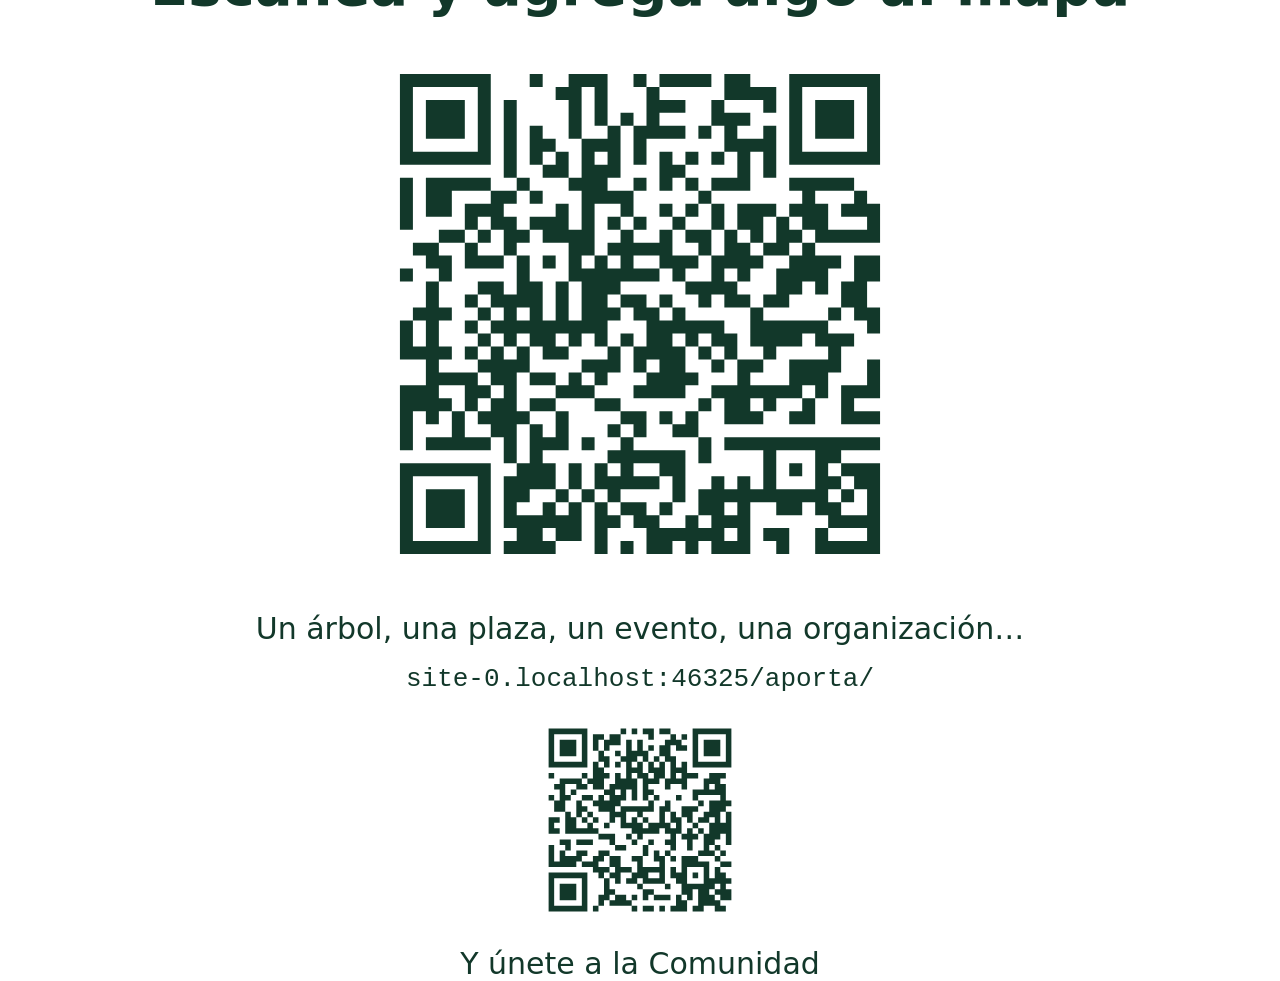
<file: aporta/qr/index.html>
<!doctype html>
<html lang="es">
<head>
<meta charset="utf-8">
<meta name="viewport" content="width=device-width, initial-scale=1">
<meta name="robots" content="noindex">
<title>QR · Aporta al mapa</title>
<style>
html,body{height:100%;margin:0}
body{display:flex;flex-direction:column;align-items:center;justify-content:center;gap:2vh;background:#fff;color:#12382a;font-family:Inter,system-ui,sans-serif;text-align:center;padding:2vh 4vw}
h1{font-size:clamp(26px,5vw,56px);margin:0;line-height:1.1}
img{width:min(62vh,86vw);height:auto;image-rendering:pixelated}
p{margin:0;font-size:clamp(16px,2.6vw,30px)}
code{font-size:clamp(14px,2.2vw,26px);word-break:break-all}
</style>
</head>
<body>
<h1>Escanea y agrega algo al mapa</h1>
<img src="qr.svg" alt="Código QR que abre la página para aportar al mapa">
<p>Un árbol, una plaza, un evento, una organización…</p>
<code id="u"></code>
<img id="cq" src="comunidad.svg" alt="Código QR para unirse a la Comunidad" style="width:min(24vh,40vw)" hidden onerror="this.hidden=true"><p id="ct" hidden>Y únete a la Comunidad</p>
<script>fetch("../../data/config.json").then(r=>r.json()).then(c=>{if(c.comunidad&&/^https:/.test(c.comunidad.url||"")){document.getElementById("cq").hidden=false;document.getElementById("ct").hidden=false}}).catch(()=>{});document.getElementById("u").textContent = new URL("../", location.href).href.replace(/^https?:\/\//, "");</script>
</body>
</html>
</file>
<file: assets/css/ficha.css>
/* Fichas de empresa y directorio (páginas estáticas generadas por tools/generar.py) */
:root{--bg:#f5f3ec;--sf:#fff;--tx:#14231d;--mu:#56675e;--brand:#1f6b4a;--mint:#5dbb8a;--ln:#e1dccf;--acc:#e8f3ec;--deep:#0b2a24;--r:18px;color-scheme:light}
@media (prefers-color-scheme:dark){:root{--bg:#0e1612;--sf:#17221b;--tx:#e8f1ec;--mu:#a1b3a9;--brand:#6fd1a0;--ln:#27382e;--acc:#1b2a22;color-scheme:dark}}
*,*::before,*::after{box-sizing:border-box}
body{margin:0;background:var(--bg);color:var(--tx);font:16px/1.6 "DM Sans",system-ui,-apple-system,"Segoe UI",Roboto,Arial,sans-serif;padding-bottom:calc(84px + env(safe-area-inset-bottom,0px))}
h1,h2,h3{font-family:"Montserrat","DM Sans",system-ui,sans-serif;line-height:1.15;margin:0 0 10px}
h1{font-size:clamp(1.7rem,6vw,2.6rem);font-weight:800}
h2{font-size:1.15rem;margin-top:30px}
a{color:var(--brand)}
:focus-visible{outline:3px solid var(--mint);outline-offset:2px}
[hidden]{display:none!important}
.top{display:flex;justify-content:space-between;align-items:center;gap:10px;flex-wrap:wrap;max-width:980px;margin:0 auto;padding:calc(env(safe-area-inset-top,0px) + 12px) 16px 6px}
.top a{text-decoration:none;font-weight:700;font-size:.92rem;display:inline-flex;align-items:center;min-height:44px}
.top .brand{background:var(--deep);color:#fff;padding:0 16px;border-radius:99px;gap:.3em}
.top .brand b{color:var(--mint)}
.w{max-width:980px;margin:0 auto;padding:6px 16px 30px}
.ey{font-size:.74rem;font-weight:700;letter-spacing:1.4px;text-transform:uppercase;color:var(--brand)}
.lead{font-size:1.08rem;color:var(--mu);max-width:62ch}
.badges{display:flex;flex-wrap:wrap;gap:6px;margin:10px 0}
.bd{display:inline-block;font-size:.74rem;font-weight:700;padding:3px 11px;border-radius:99px;background:var(--acc);color:var(--tx)}
.bd.ab{background:#d8f1e3;color:#14573a}.bd.ce{background:#fde3e0;color:#8a2a1f}.bd.pr{background:#fff0c9;color:#7a5200}.bd.ok{background:var(--brand);color:#fff}
@media (prefers-color-scheme:dark){.bd.ab{background:#17382a;color:#8fe0b4}.bd.ce{background:#3d1f1b;color:#f2a79d}.bd.pr{background:#3d3112;color:#f1d27a}}
.acts{display:flex;flex-wrap:wrap;gap:10px;margin:16px 0}
.btn{display:inline-flex;align-items:center;justify-content:center;gap:6px;min-height:46px;padding:0 22px;border-radius:99px;font-weight:700;font-size:.95rem;text-decoration:none;background:var(--brand);color:#fff;border:2px solid var(--brand)}
.btn.alt{background:transparent;color:var(--tx);border-color:var(--ln)}
.gal{display:flex;gap:10px;overflow-x:auto;scroll-snap-type:x mandatory;margin:18px 0;-webkit-overflow-scrolling:touch;padding-bottom:4px}
.gal img{flex:0 0 min(86%,520px);height:clamp(190px,42vw,340px);object-fit:cover;border-radius:var(--r);scroll-snap-align:start;background:var(--acc)}
.gal.one img{flex-basis:100%}
.sv{display:grid;gap:14px;grid-template-columns:repeat(auto-fill,minmax(250px,1fr))}
.sv article{background:var(--sf);border:1px solid var(--ln);border-radius:var(--r);overflow:hidden;display:flex;flex-direction:column}
.sv img{width:100%;height:160px;object-fit:cover;display:block}
.sv div{padding:14px 16px;display:flex;flex-direction:column;gap:6px;flex:1}
.sv h3{font-size:1rem;margin:0}.sv p{margin:0;color:var(--mu);font-size:.93rem;flex:1}
.sv .btn{min-height:40px;font-size:.85rem;padding:0 16px;align-self:flex-start}
.info{display:grid;gap:14px;grid-template-columns:repeat(auto-fit,minmax(260px,1fr));margin-top:6px}
.card{background:var(--sf);border:1px solid var(--ln);border-radius:var(--r);padding:16px 18px}
.card h2{margin-top:0}
.hor{width:100%;border-collapse:collapse;font-size:.93rem}.hor td{padding:6px 0;border-bottom:1px solid var(--ln)}.hor td:last-child{text-align:right;font-weight:600}
.nota{font-size:.82rem;color:var(--mu)}
#fmap{height:320px;border-radius:var(--r);border:1px solid var(--ln);margin-top:10px;background:#dfe8df;z-index:0}
.pinf{width:18px;height:18px;border-radius:50%;background:#ef6c00;border:3px solid #fff;box-shadow:0 0 0 4px rgba(239,108,0,.3);transform:translate(-9px,-9px)}
.rel{margin:0;padding-left:18px}
.qr{display:flex;gap:14px;align-items:center;flex-wrap:wrap}.qr svg{width:132px;height:132px;background:#fff;border-radius:10px;padding:6px}
.cta{position:fixed;left:0;right:0;bottom:0;z-index:30;display:flex;gap:8px;padding:10px 12px calc(10px + env(safe-area-inset-bottom,0px));background:var(--sf);border-top:1px solid var(--ln);box-shadow:0 -6px 20px rgba(0,0,0,.12)}
.cta .btn{flex:1;min-height:48px;padding:0 10px}
@media(min-width:760px){.cta{display:none}body{padding-bottom:30px}}
.foot{margin-top:34px;padding-top:14px;border-top:1px solid var(--ln);font-size:.85rem;color:var(--mu)}
/* directorio */
.fl{display:grid;gap:10px;margin:16px 0}
.fl input,.fl select{width:100%;min-height:46px;padding:0 14px;border:2px solid var(--ln);border-radius:12px;background:var(--sf);color:var(--tx);font:inherit}
.chips{display:flex;gap:8px;overflow-x:auto;padding-bottom:4px;-webkit-overflow-scrolling:touch}
.chips button{flex:0 0 auto;min-height:44px;padding:0 16px;border-radius:99px;border:2px solid var(--ln);background:transparent;color:var(--tx);font:600 .9rem inherit;font-family:inherit;cursor:pointer;white-space:nowrap}
.chips button[aria-pressed="true"]{background:var(--brand);border-color:var(--brand);color:#fff}
.grid{display:grid;gap:14px;grid-template-columns:repeat(auto-fill,minmax(270px,1fr))}
.emp{background:var(--sf);border:1px solid var(--ln);border-radius:var(--r);overflow:hidden;display:flex;flex-direction:column;text-decoration:none;color:inherit}
.emp:hover{border-color:var(--brand)}
.emp .ph{height:150px;background:linear-gradient(135deg,var(--brand),var(--deep));display:grid;place-items:center;color:#fff;font:800 2.2rem "Montserrat",sans-serif}
.emp img{width:100%;height:150px;object-fit:cover;display:block}
.emp div.b{padding:14px 16px;display:flex;flex-direction:column;gap:6px}
.emp h3{margin:0;font-size:1.05rem}.emp p{margin:0;color:var(--mu);font-size:.9rem}
.tags{display:flex;flex-wrap:wrap;gap:5px}.tags span{font-size:.75rem;background:var(--acc);border-radius:99px;padding:2px 10px}
.vacio{padding:26px 18px;border:2px dashed var(--ln);border-radius:var(--r);text-align:center;color:var(--mu)}
.unete{margin-top:26px;background:var(--deep);color:#fff;border-radius:var(--r);padding:20px}
.unete h2{margin-top:0;color:#fff}.unete p{color:#cfe3d8;margin:0 0 12px}
.unete .btn{background:var(--mint);border-color:var(--mint);color:#08231b}
</file>
